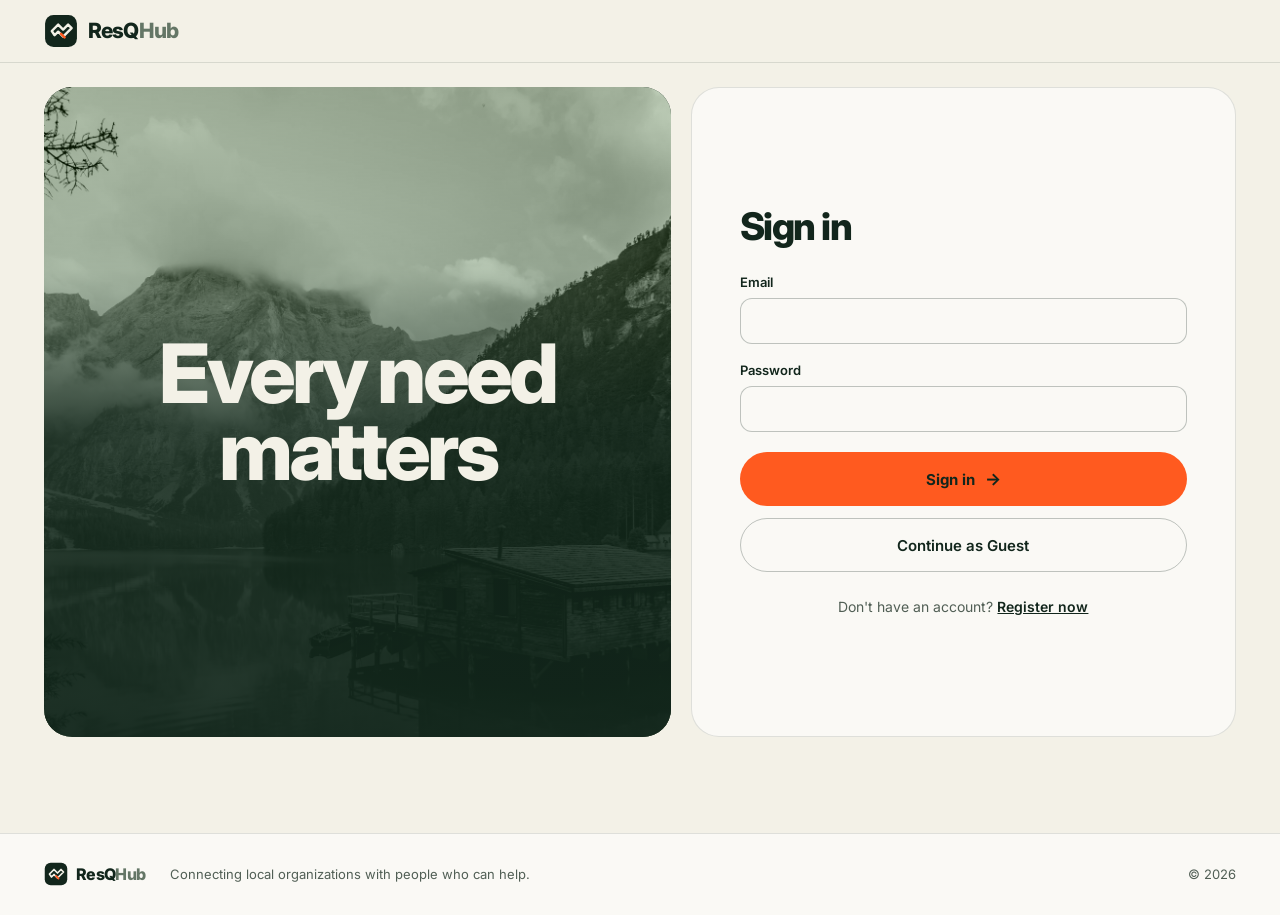
<file: index.html>
<!doctype html>
<html lang="en">

<head>
    <meta charset="utf-8">
    <meta name="viewport" content="width=device-width, initial-scale=1">
    <title>ResQHub | Every need matters</title>
    <meta name="description" content="Find relief needs published by local organizations and pledge what you can give.">
    <link rel="icon" type="image/svg+xml" href="icons/favicon.svg">
    <link rel="preconnect" href="https://fonts.googleapis.com">
    <link rel="preconnect" href="https://fonts.gstatic.com" crossorigin>
    <link rel="stylesheet" href="https://fonts.googleapis.com/css2?family=Inter:wght@400;500;600;700;800&display=swap">
    <link rel="stylesheet" href="css/styles.css">
    <script src="js/store.js" defer></script>
    <script src="js/auth.js" defer></script>
    <script src="js/ui.js" defer></script>
    <script src="js/pages/home.js" defer></script>
</head>

<body>
    <a class="skip" href="#main">Skip to content</a>

    <header class="topbar">
        <div class="topbar__inner">
            <a class="brand" href="index.html" aria-label="ResQHub home">
                <svg class="brand__mark" viewBox="0 0 48 48" aria-hidden="true">
                    <rect class="bm-bg" x="1.5" y="1.5" width="45" height="45" rx="12" />
                    <path class="bm-line" d="M11 24l9-9 7 7 7-7 5 5-12 12-7-7-5 5z" />
                    <path class="bm-spark" d="M24 28l5 5" />
                </svg>
                <span class="brand__name">ResQ<span>Hub</span></span>
            </a>
            <nav class="nav" aria-label="Main">
                <a href="index.html" aria-current="page">Home</a>
                <a class="hub-only" href="dashboard.html">My organization</a>
                <a class="hub-only" href="offers.html">Incoming offers <span class="count" data-pending-count hidden></span></a>
                <a href="disasters.html">Disasters</a>
            </nav>
            <div class="account">
                <span class="account__who"><strong data-account-name></strong><small data-account-role></small></span>
                <button class="btn btn--ghost btn--sm" type="button" data-logout>Log out</button>
            </div>
        </div>
    </header>

    <main class="wrap" id="main">
        <div class="flash" id="flash" aria-live="polite"></div>

        <section class="hero" aria-labelledby="hero-title">
            <span class="hero__media" aria-hidden="true"></span>
            <div class="hero__content">
                <h1 id="hero-title">Every need<br>matters</h1>
                <p class="lede citizen-only">Find a specific request from a local organization and pledge exactly what you can give.</p>
                <p class="lede hub-only">Publish what your organization needs and follow every pledge until it arrives.</p>
                <div class="actions hub-only">
                    <a class="btn btn--loud btn--lg" href="need-form.html">Publish a need <span aria-hidden="true">+</span></a>
                </div>
            </div>
            <dl class="hero__stats">
                <div><dt>Open needs</dt><dd id="stat-needs">–</dd></div>
                <div><dt>Disaster events</dt><dd id="stat-events">–</dd></div>
                <div><dt>Organizations</dt><dd id="stat-hubs">–</dd></div>
            </dl>
        </section>

        <section class="section" id="needs" aria-labelledby="needs-title">
            <div class="section__head">
                <div>
                    <h2 id="needs-title">Relief needs <span class="pill-num" id="open-count" title="Open needs">0</span></h2>
                    <p class="citizen-only">Find a specific request and offer the quantity you can provide.</p>
                    <p class="hub-only">Every published request. You can edit the ones your organization owns.</p>
                </div>
            </div>

            <form class="toolbar" id="filters" role="search" aria-label="Filter needs">
                <div class="field field--grow">
                    <label class="field__label" for="search">Search</label>
                    <input class="input" id="search" type="search" placeholder="Needs, locations, organizations" autocomplete="off">
                </div>
                <div class="field">
                    <label class="field__label" for="category">Category</label>
                    <select class="input select" id="category">
                        <option value="All">All categories</option>
                        <option value="Goods">Goods</option>
                        <option value="Volunteers">Volunteers</option>
                    </select>
                </div>
                <div class="field">
                    <label class="field__label" for="disaster">Disaster</label>
                    <select class="input select" id="disaster">
                        <option value="All">All disasters</option>
                    </select>
                </div>
            </form>

            <p class="results-count" id="result-count" aria-live="polite"></p>
            <div class="cards" id="results"></div>
        </section>
    </main>

    <footer class="footer">
        <div class="footer__inner">
            <p class="footer__brand">
                <svg class="footer__mark" viewBox="0 0 48 48" aria-hidden="true">
                    <rect class="bm-bg" x="1.5" y="1.5" width="45" height="45" rx="12" />
                    <path class="bm-line" d="M11 24l9-9 7 7 7-7 5 5-12 12-7-7-5 5z" />
                    <path class="bm-spark" d="M24 28l5 5" />
                </svg>
                <span class="brand__name">ResQ<span>Hub</span></span>
            </p>
            <p class="footer__text">Connecting local organizations with people who can help.</p>
            <p class="footer__copy">&copy; 2026</p>
        </div>
    </footer>
</body>

</html>
</file>
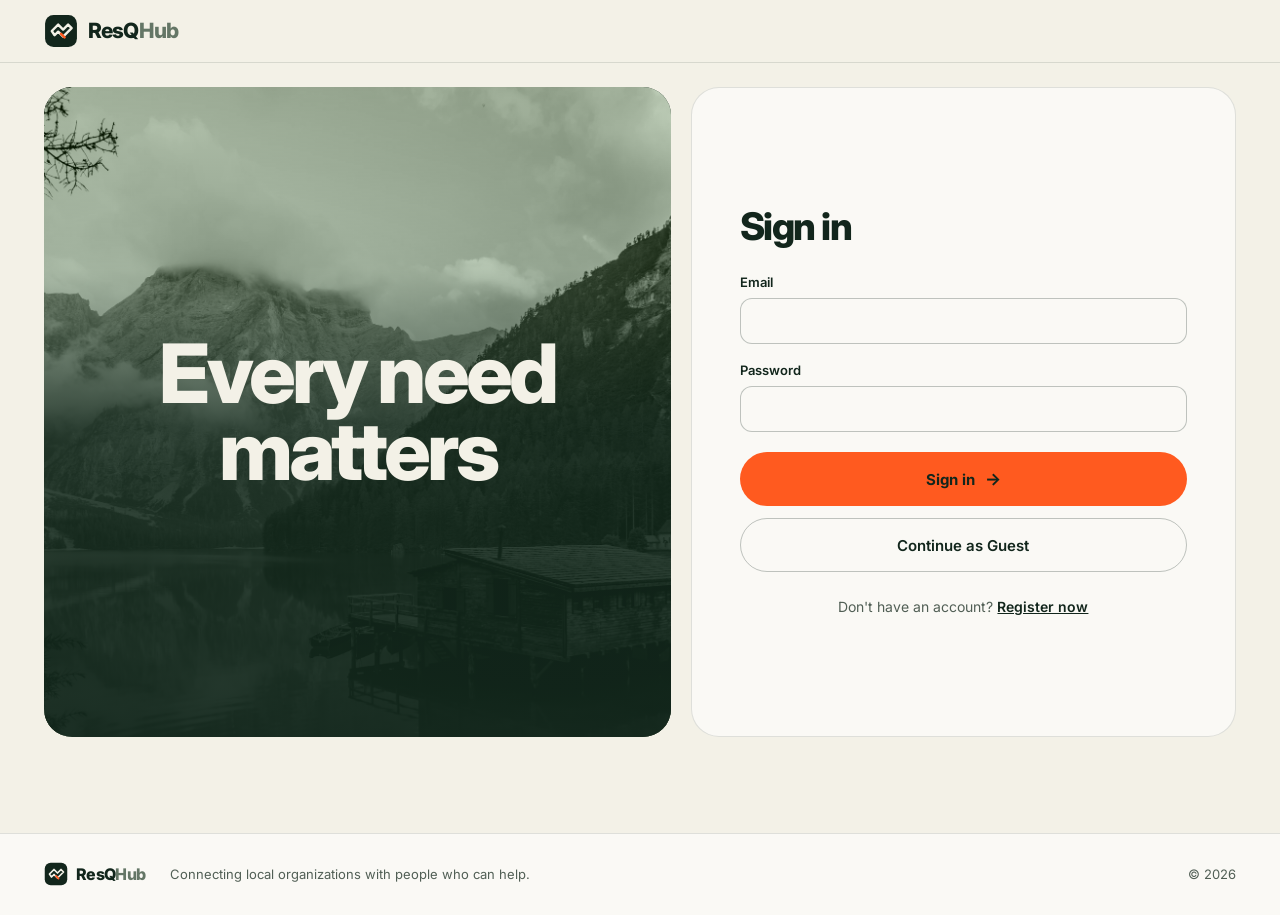
<file: dashboard.html>
<!doctype html>
<html lang="en">

<head>
    <meta charset="utf-8">
    <meta name="viewport" content="width=device-width, initial-scale=1">
    <title>My organization | ResQHub</title>
    <meta name="description" content="Publish needs and confirm deliveries for your organization.">
    <link rel="icon" type="image/svg+xml" href="icons/favicon.svg">
    <link rel="preconnect" href="https://fonts.googleapis.com">
    <link rel="preconnect" href="https://fonts.gstatic.com" crossorigin>
    <link rel="stylesheet" href="https://fonts.googleapis.com/css2?family=Inter:wght@400;500;600;700;800&display=swap">
    <link rel="stylesheet" href="css/styles.css">
    <script src="js/store.js" defer></script>
    <script src="js/auth.js" defer></script>
    <script src="js/ui.js" defer></script>
    <script src="js/pages/dashboard.js" defer></script>
</head>

<body>
    <a class="skip" href="#main">Skip to content</a>

    <header class="topbar">
        <div class="topbar__inner">
            <a class="brand" href="index.html" aria-label="ResQHub home">
                <svg class="brand__mark" viewBox="0 0 48 48" aria-hidden="true">
                    <rect class="bm-bg" x="1.5" y="1.5" width="45" height="45" rx="12" />
                    <path class="bm-line" d="M11 24l9-9 7 7 7-7 5 5-12 12-7-7-5 5z" />
                    <path class="bm-spark" d="M24 28l5 5" />
                </svg>
                <span class="brand__name">ResQ<span>Hub</span></span>
            </a>
            <nav class="nav" aria-label="Main">
                <a href="index.html">Home</a>
                <a class="hub-only" href="dashboard.html" aria-current="page">My organization</a>
                <a class="hub-only" href="offers.html">Incoming offers <span class="count" data-pending-count hidden></span></a>
                <a href="disasters.html">Disasters</a>
            </nav>
            <div class="account">
                <span class="account__who"><strong data-account-name></strong><small data-account-role></small></span>
                <button class="btn btn--ghost btn--sm" type="button" data-logout>Log out</button>
            </div>
        </div>
    </header>

    <main class="wrap" id="main">
        <div class="flash" id="flash" aria-live="polite"></div>

        <section class="intro">
            <h1 class="intro__title" id="hub-name">My organization</h1>
            <p class="intro__text">Publish needs and confirm deliveries.</p>
            <div class="intro__actions">
                <a class="btn btn--loud btn--lg" href="need-form.html">Publish a need <span aria-hidden="true">+</span></a>
                <a class="btn btn--lg" href="offers.html">Review offers <span class="count" data-pending-count hidden></span></a>
            </div>
        </section>

        <div class="stats">
            <div class="stat">
                <p class="stat__value" id="stat-needs">0</p>
                <p class="stat__label">Published needs</p>
            </div>
            <div class="stat" id="stat-pending-tile">
                <p class="stat__value" id="stat-pending">0</p>
                <p class="stat__label">Pending offers</p>
            </div>
            <div class="stat">
                <p class="stat__value" id="stat-received">0</p>
                <p class="stat__label">Confirmed receipts</p>
            </div>
        </div>

        <section class="section" aria-labelledby="hub-needs-title">
            <div class="section__head">
                <h2 id="hub-needs-title">Your organization's needs</h2>
            </div>
            <div class="rows" id="hub-needs"></div>
        </section>
    </main>

    <footer class="footer">
        <div class="footer__inner">
            <p class="footer__brand">
                <svg class="footer__mark" viewBox="0 0 48 48" aria-hidden="true">
                    <rect class="bm-bg" x="1.5" y="1.5" width="45" height="45" rx="12" />
                    <path class="bm-line" d="M11 24l9-9 7 7 7-7 5 5-12 12-7-7-5 5z" />
                    <path class="bm-spark" d="M24 28l5 5" />
                </svg>
                <span class="brand__name">ResQ<span>Hub</span></span>
            </p>
            <p class="footer__text">Connecting local organizations with people who can help.</p>
            <p class="footer__copy">&copy; 2026</p>
        </div>
    </footer>
</body>

</html>
</file>
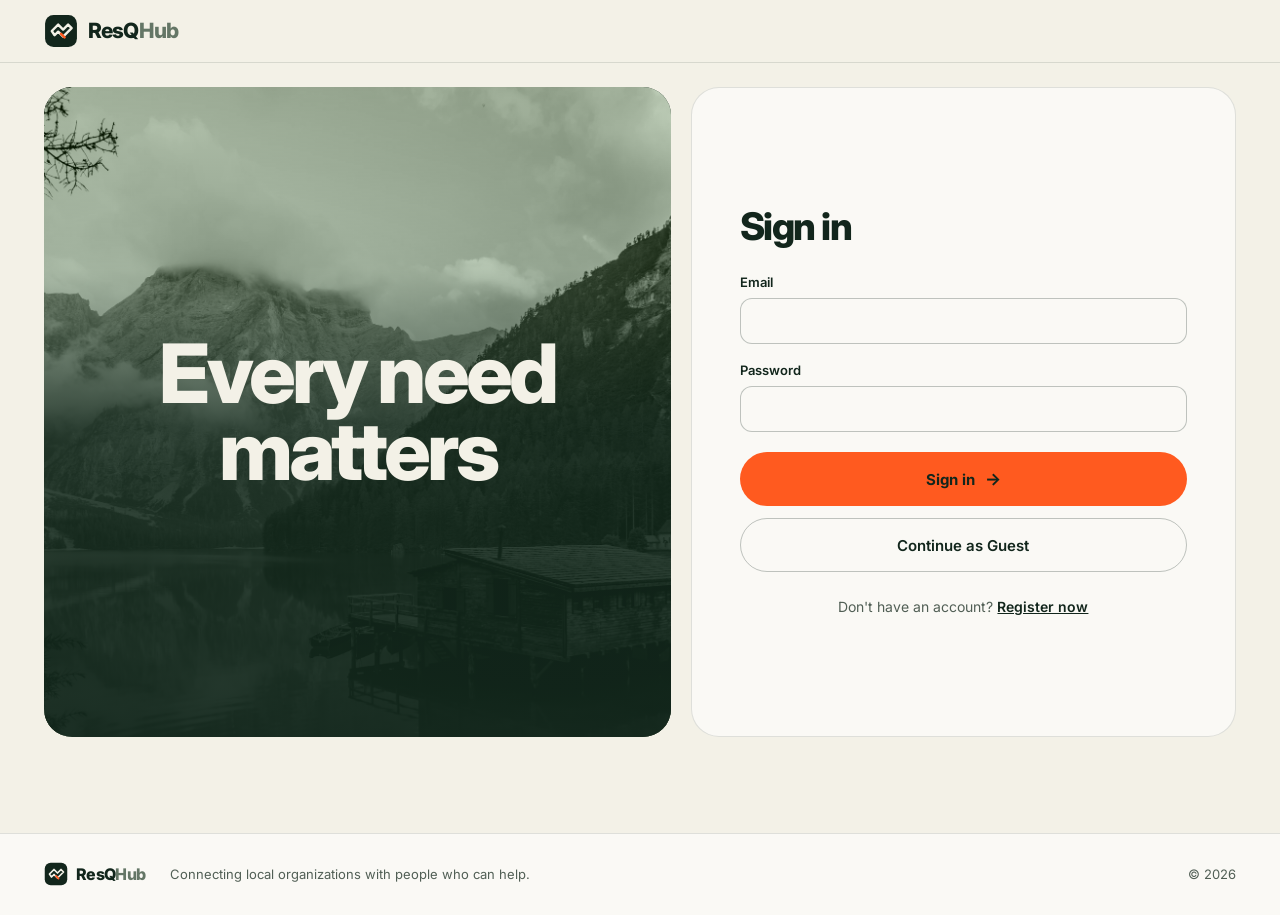
<file: disaster.html>
<!doctype html>
<html lang="en">

<head>
    <meta charset="utf-8">
    <meta name="viewport" content="width=device-width, initial-scale=1">
    <title>Disaster event | ResQHub</title>
    <meta name="description" content="A disaster event and the needs published for it, grouped by organization.">
    <link rel="icon" type="image/svg+xml" href="icons/favicon.svg">
    <link rel="preconnect" href="https://fonts.googleapis.com">
    <link rel="preconnect" href="https://fonts.gstatic.com" crossorigin>
    <link rel="stylesheet" href="https://fonts.googleapis.com/css2?family=Inter:wght@400;500;600;700;800&display=swap">
    <link rel="stylesheet" href="css/styles.css">
    <script src="js/store.js" defer></script>
    <script src="js/auth.js" defer></script>
    <script src="js/ui.js" defer></script>
    <script src="js/pages/disaster.js" defer></script>
</head>

<body>
    <a class="skip" href="#main">Skip to content</a>

    <header class="topbar">
        <div class="topbar__inner">
            <a class="brand" href="index.html" aria-label="ResQHub home">
                <svg class="brand__mark" viewBox="0 0 48 48" aria-hidden="true">
                    <rect class="bm-bg" x="1.5" y="1.5" width="45" height="45" rx="12" />
                    <path class="bm-line" d="M11 24l9-9 7 7 7-7 5 5-12 12-7-7-5 5z" />
                    <path class="bm-spark" d="M24 28l5 5" />
                </svg>
                <span class="brand__name">ResQ<span>Hub</span></span>
            </a>
            <nav class="nav" aria-label="Main">
                <a href="index.html">Home</a>
                <a class="hub-only" href="dashboard.html">My organization</a>
                <a class="hub-only" href="offers.html">Incoming offers <span class="count" data-pending-count hidden></span></a>
                <a href="disasters.html" aria-current="page">Disasters</a>
            </nav>
            <div class="account">
                <span class="account__who"><strong data-account-name></strong><small data-account-role></small></span>
                <button class="btn btn--ghost btn--sm" type="button" data-logout>Log out</button>
            </div>
        </div>
    </header>

    <main class="wrap" id="main">
        <div class="flash" id="flash" aria-live="polite"></div>

        <div id="event-view">
            <section class="banner on-photo on-photo--side" aria-labelledby="event-title">
                <span class="photo" id="event-photo" aria-hidden="true"></span>
                <div class="banner__top">
                    <a class="back" href="disasters.html"><span aria-hidden="true">←</span> All disasters</a>
                    <span id="event-chip"></span>
                </div>
                <div>
                    <h1 class="banner__title" id="event-title">Disaster event</h1>
                    <p class="banner__text" id="event-description"></p>
                </div>
                <dl class="facts facts--4">
                    <div><dt>Location</dt><dd id="event-location">–</dd></div>
                    <div><dt>Reported</dt><dd id="event-date">–</dd></div>
                    <div><dt>Published needs</dt><dd id="event-needs">–</dd></div>
                    <div><dt>Organizations</dt><dd id="event-hubs">–</dd></div>
                </dl>
            </section>

            <section class="section" aria-labelledby="needs-title">
                <div class="section__head">
                    <div>
                        <h2 id="needs-title">Needs by organization</h2>
                        <p id="needs-summary"></p>
                    </div>
                    <a class="btn btn--ghost btn--sm" href="disasters.html">Back to events</a>
                </div>
                <div id="needs-by-hub"></div>
            </section>
        </div>

        <section class="section" id="not-found" hidden>
            <div class="empty">
                <p class="empty__title">Event not found.</p>
                <p>This disaster event does not exist or was removed.</p>
                <a class="btn" href="disasters.html">Back to events</a>
            </div>
        </section>
    </main>

    <footer class="footer">
        <div class="footer__inner">
            <p class="footer__brand">
                <svg class="footer__mark" viewBox="0 0 48 48" aria-hidden="true">
                    <rect class="bm-bg" x="1.5" y="1.5" width="45" height="45" rx="12" />
                    <path class="bm-line" d="M11 24l9-9 7 7 7-7 5 5-12 12-7-7-5 5z" />
                    <path class="bm-spark" d="M24 28l5 5" />
                </svg>
                <span class="brand__name">ResQ<span>Hub</span></span>
            </p>
            <p class="footer__text">Connecting local organizations with people who can help.</p>
            <p class="footer__copy">&copy; 2026</p>
        </div>
    </footer>
</body>

</html>
</file>
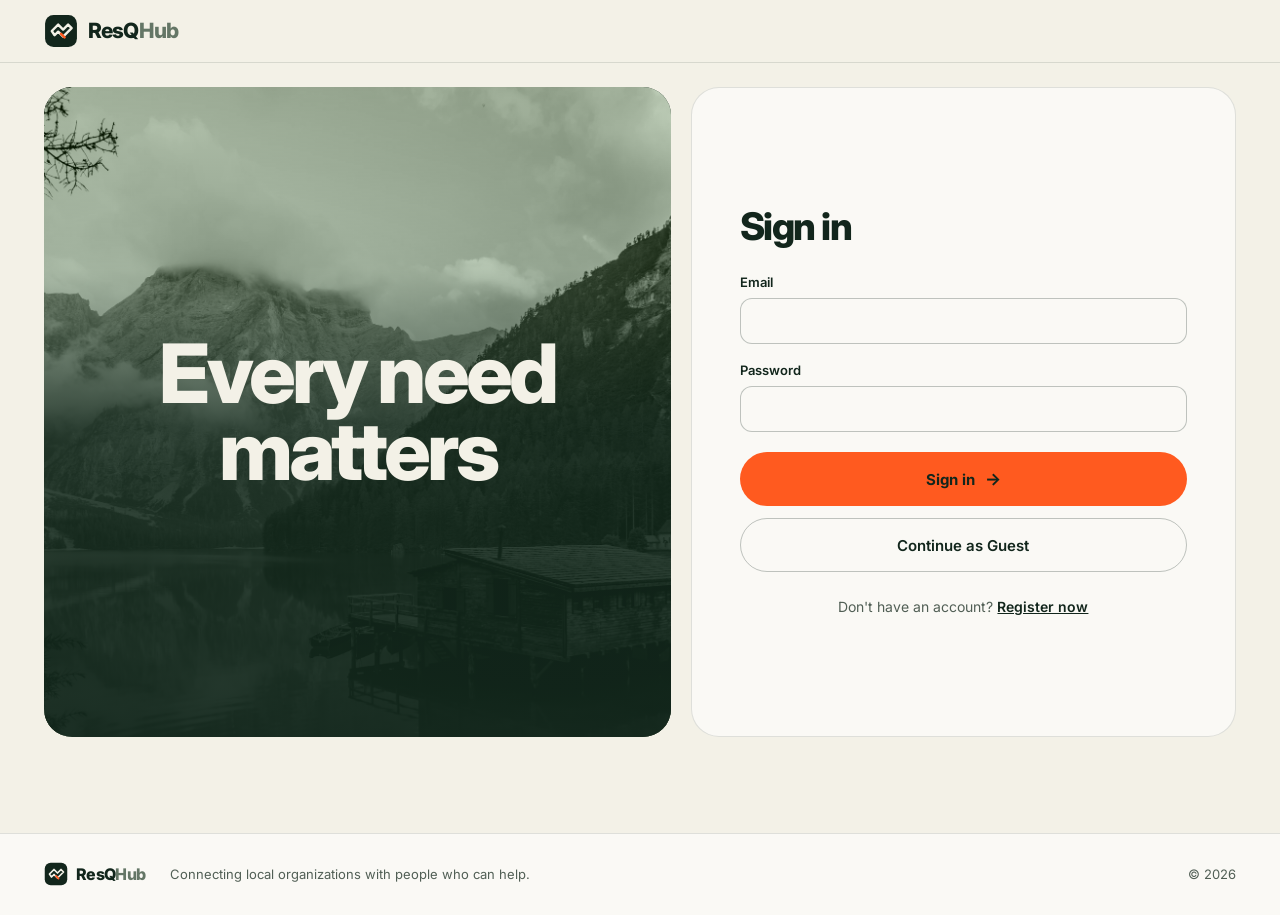
<file: disasters.html>
<!doctype html>
<html lang="en">

<head>
    <meta charset="utf-8">
    <meta name="viewport" content="width=device-width, initial-scale=1">
    <title>Disasters | ResQHub</title>
    <meta name="description" content="Disaster events and the organizations publishing needs for them.">
    <link rel="icon" type="image/svg+xml" href="icons/favicon.svg">
    <link rel="preconnect" href="https://fonts.googleapis.com">
    <link rel="preconnect" href="https://fonts.gstatic.com" crossorigin>
    <link rel="stylesheet" href="https://fonts.googleapis.com/css2?family=Inter:wght@400;500;600;700;800&display=swap">
    <link rel="stylesheet" href="css/styles.css">
    <script src="js/store.js" defer></script>
    <script src="js/auth.js" defer></script>
    <script src="js/ui.js" defer></script>
    <script src="js/pages/disasters.js" defer></script>
</head>

<body>
    <a class="skip" href="#main">Skip to content</a>

    <header class="topbar">
        <div class="topbar__inner">
            <a class="brand" href="index.html" aria-label="ResQHub home">
                <svg class="brand__mark" viewBox="0 0 48 48" aria-hidden="true">
                    <rect class="bm-bg" x="1.5" y="1.5" width="45" height="45" rx="12" />
                    <path class="bm-line" d="M11 24l9-9 7 7 7-7 5 5-12 12-7-7-5 5z" />
                    <path class="bm-spark" d="M24 28l5 5" />
                </svg>
                <span class="brand__name">ResQ<span>Hub</span></span>
            </a>
            <nav class="nav" aria-label="Main">
                <a href="index.html">Home</a>
                <a class="hub-only" href="dashboard.html">My organization</a>
                <a class="hub-only" href="offers.html">Incoming offers <span class="count" data-pending-count hidden></span></a>
                <a href="disasters.html" aria-current="page">Disasters</a>
            </nav>
            <div class="account">
                <span class="account__who"><strong data-account-name></strong><small data-account-role></small></span>
                <button class="btn btn--ghost btn--sm" type="button" data-logout>Log out</button>
            </div>
        </div>
    </header>

    <main class="wrap" id="main">
        <div class="flash" id="flash" aria-live="polite"></div>

        <section class="intro">
            <h1 class="intro__title">Disaster events</h1>
            <p class="intro__text">Explore incidents and see the needs published by participating organizations.</p>
        </section>

        <div class="cards" id="events"></div>
    </main>

    <footer class="footer">
        <div class="footer__inner">
            <p class="footer__brand">
                <svg class="footer__mark" viewBox="0 0 48 48" aria-hidden="true">
                    <rect class="bm-bg" x="1.5" y="1.5" width="45" height="45" rx="12" />
                    <path class="bm-line" d="M11 24l9-9 7 7 7-7 5 5-12 12-7-7-5 5z" />
                    <path class="bm-spark" d="M24 28l5 5" />
                </svg>
                <span class="brand__name">ResQ<span>Hub</span></span>
            </p>
            <p class="footer__text">Connecting local organizations with people who can help.</p>
            <p class="footer__copy">&copy; 2026</p>
        </div>
    </footer>
</body>

</html>
</file>
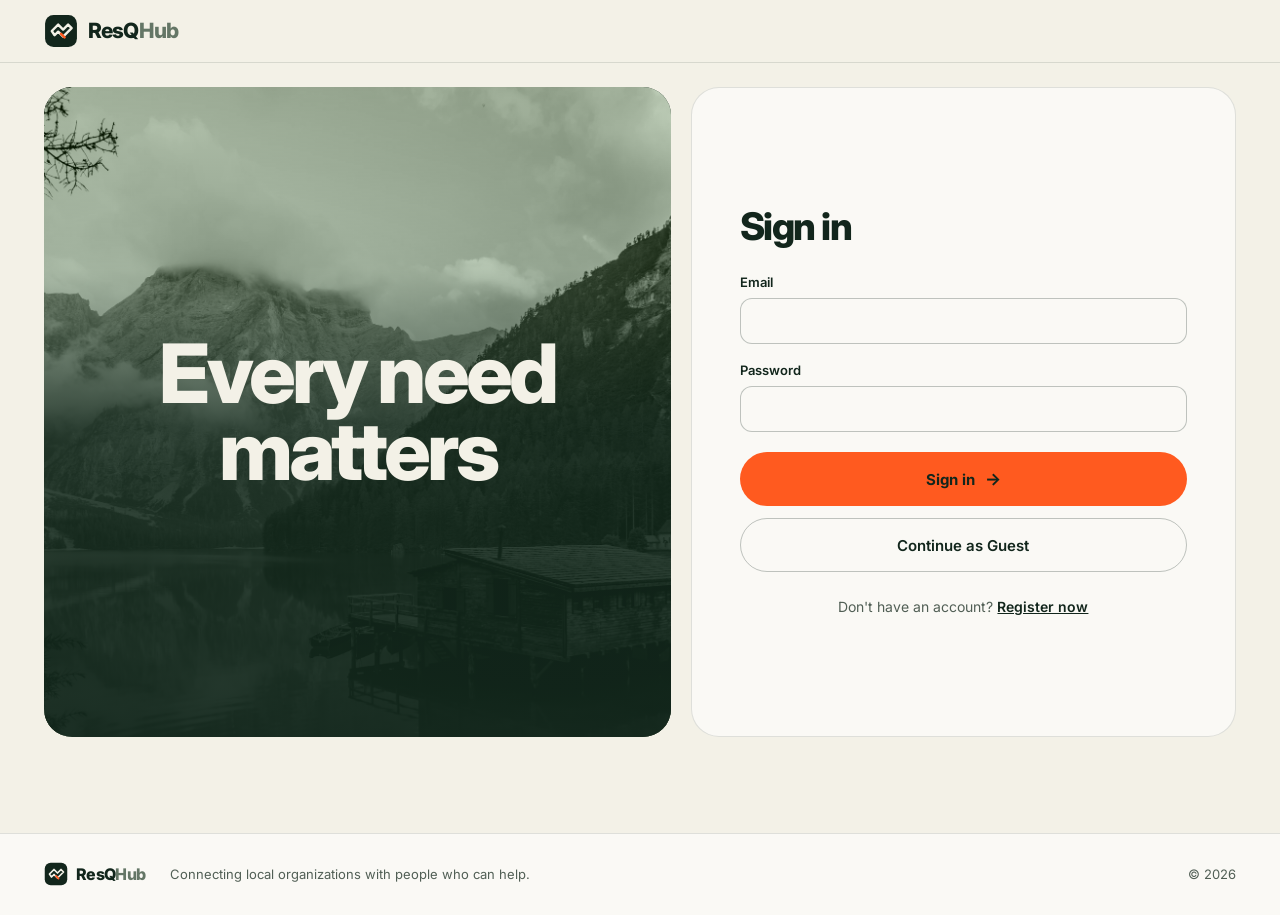
<file: login.html>
<!doctype html>
<html lang="en">

<head>
    <meta charset="utf-8">
    <meta name="viewport" content="width=device-width, initial-scale=1">
    <title>Sign in | ResQHub</title>
    <meta name="description" content="Sign in to ResQHub as a contributor or as an organization representative.">
    <link rel="icon" type="image/svg+xml" href="icons/favicon.svg">
    <link rel="preconnect" href="https://fonts.googleapis.com">
    <link rel="preconnect" href="https://fonts.gstatic.com" crossorigin>
    <link rel="stylesheet" href="https://fonts.googleapis.com/css2?family=Inter:wght@400;500;600;700;800&display=swap">
    <link rel="stylesheet" href="css/styles.css">
    <script src="js/auth.js" defer></script>
    <script src="js/ui.js" defer></script>
    <script src="js/pages/login.js" defer></script>
</head>

<body>
    <a class="skip" href="#main">Skip to content</a>

    <header class="topbar">
        <div class="topbar__inner">
            <a class="brand" href="login.html" aria-label="ResQHub sign in">
                <svg class="brand__mark" viewBox="0 0 48 48" aria-hidden="true">
                    <rect class="bm-bg" x="1.5" y="1.5" width="45" height="45" rx="12" />
                    <path class="bm-line" d="M11 24l9-9 7 7 7-7 5 5-12 12-7-7-5 5z" />
                    <path class="bm-spark" d="M24 28l5 5" />
                </svg>
                <span class="brand__name">ResQ<span>Hub</span></span>
            </a>
        </div>
    </header>

    <main class="wrap" id="main">
        <div class="flash" id="flash" aria-live="polite"></div>

        <div class="login">
            <section class="login__media on-photo" aria-label="About ResQHub">
                <span class="photo photo--hero" aria-hidden="true"></span>
                <div>
                    <p class="login__title">Every need<br>matters</p>
                </div>
            </section>

            <section class="panel login__panel" aria-labelledby="login-title">
                <h1 class="panel__title panel__title--lg" id="login-title">Sign in</h1>

                <form class="form" id="login-form" novalidate>
                    <div class="field">
                        <label class="field__label" for="email">Email</label>
                        <input class="input" id="email" name="email" type="email" required maxlength="120" autocomplete="username" autocapitalize="none"
                            spellcheck="false">
                    </div>
                    <div class="field">
                        <label class="field__label" for="password">Password</label>
                        <input class="input" id="password" name="password" type="password" required maxlength="64" autocomplete="current-password">
                    </div>
                    <div class="form-message" id="form-message" aria-live="polite"></div>
                    <div class="actions">
                        <button class="btn btn--loud btn--lg login__submit" type="submit">Sign in <span class="arrow"
                                aria-hidden="true">→</span></button>
                    </div>
                </form>
                <div class="guest-entry"><a class="btn btn--ghost btn--lg" href="index.html" id="guest-entry">Continue as Guest</a></div>
                <p class="account-prompt">Don't have an account? <a href="register.html">Register now</a></p>
            </section>
        </div>
    </main>

    <footer class="footer">
        <div class="footer__inner">
            <p class="footer__brand">
                <svg class="footer__mark" viewBox="0 0 48 48" aria-hidden="true">
                    <rect class="bm-bg" x="1.5" y="1.5" width="45" height="45" rx="12" />
                    <path class="bm-line" d="M11 24l9-9 7 7 7-7 5 5-12 12-7-7-5 5z" />
                    <path class="bm-spark" d="M24 28l5 5" />
                </svg>
                <span class="brand__name">ResQ<span>Hub</span></span>
            </p>
            <p class="footer__text">Connecting local organizations with people who can help.</p>
            <p class="footer__copy">&copy; 2026</p>
        </div>
    </footer>
</body>

</html>
</file>
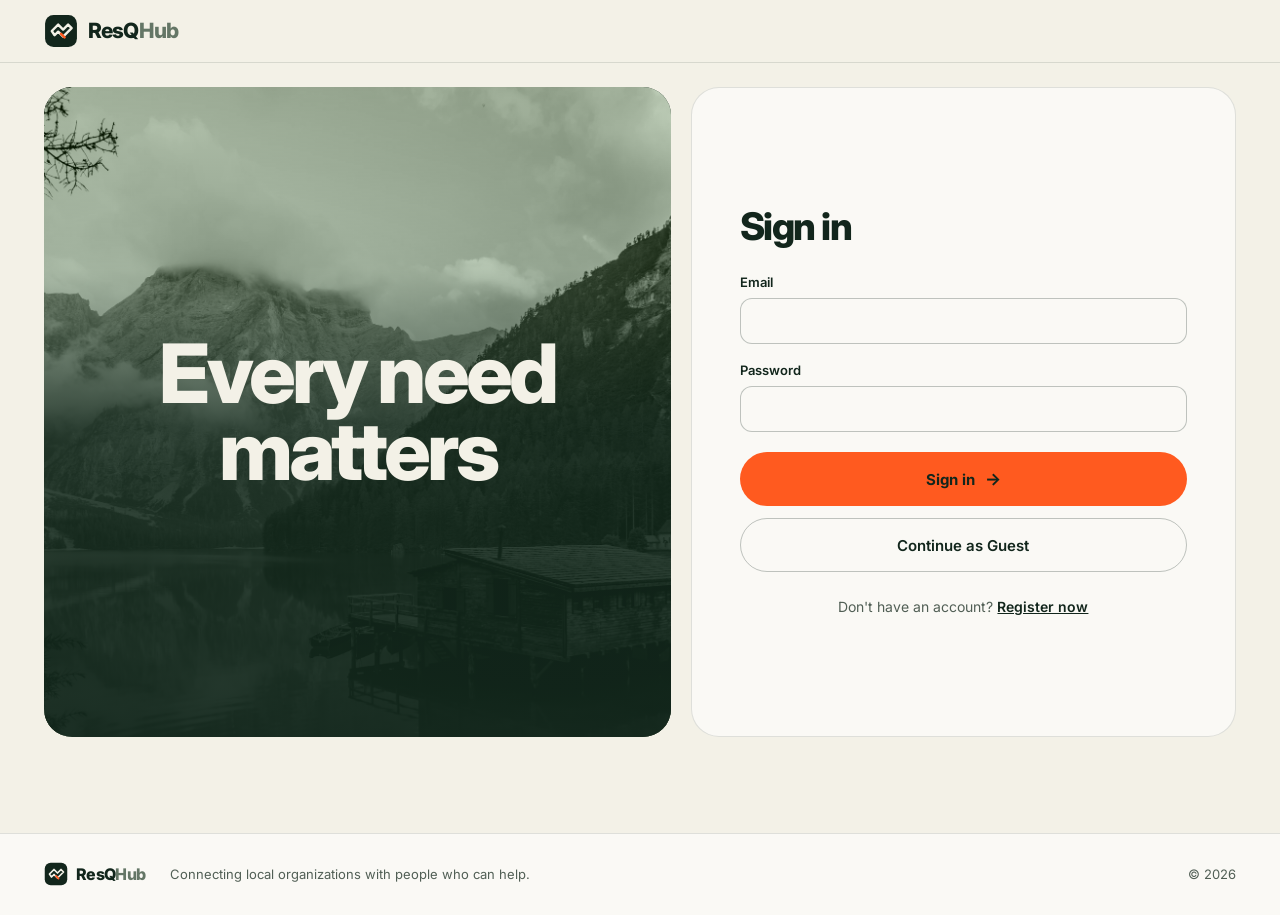
<file: need-form.html>
<!doctype html>
<html lang="en">

<head>
    <meta charset="utf-8">
    <meta name="viewport" content="width=device-width, initial-scale=1">
    <title>Publish a need | ResQHub</title>
    <meta name="description" content="Publish or edit a relief need for a disaster event.">
    <link rel="icon" type="image/svg+xml" href="icons/favicon.svg">
    <link rel="preconnect" href="https://fonts.googleapis.com">
    <link rel="preconnect" href="https://fonts.gstatic.com" crossorigin>
    <link rel="stylesheet" href="https://fonts.googleapis.com/css2?family=Inter:wght@400;500;600;700;800&display=swap">
    <link rel="stylesheet" href="css/styles.css">
    <script src="js/store.js" defer></script>
    <script src="js/auth.js" defer></script>
    <script src="js/ui.js" defer></script>
    <script src="js/pages/slot-picker.js" defer></script>
    <script src="js/pages/need-form.js" defer></script>
</head>

<body>
    <a class="skip" href="#main">Skip to content</a>

    <header class="topbar">
        <div class="topbar__inner">
            <a class="brand" href="index.html" aria-label="ResQHub home">
                <svg class="brand__mark" viewBox="0 0 48 48" aria-hidden="true">
                    <rect class="bm-bg" x="1.5" y="1.5" width="45" height="45" rx="12" />
                    <path class="bm-line" d="M11 24l9-9 7 7 7-7 5 5-12 12-7-7-5 5z" />
                    <path class="bm-spark" d="M24 28l5 5" />
                </svg>
                <span class="brand__name">ResQ<span>Hub</span></span>
            </a>
            <nav class="nav" aria-label="Main">
                <a href="index.html">Home</a>
                <a class="hub-only" href="dashboard.html" aria-current="page">My organization</a>
                <a class="hub-only" href="offers.html">Incoming offers <span class="count" data-pending-count hidden></span></a>
                <a href="disasters.html">Disasters</a>
            </nav>
            <div class="account">
                <span class="account__who"><strong data-account-name></strong><small data-account-role></small></span>
                <button class="btn btn--ghost btn--sm" type="button" data-logout>Log out</button>
            </div>
        </div>
    </header>

    <main class="wrap" id="main">
        <div class="flash" id="flash" aria-live="polite"></div>

        <section class="intro">
            <a class="back" href="dashboard.html"><span aria-hidden="true">←</span> Back to my organization</a>
            <h1 class="intro__title" id="form-title">Publish a relief need</h1>
        </section>

        <section class="panel panel--form" id="need-panel" aria-labelledby="form-title">
            <form class="form" id="need-form">
                <div class="formgrid">
                    <div class="field">
                        <label class="field__label" for="eventId">Disaster event</label>
                        <select class="input select" id="eventId" name="eventId" required></select>
                    </div>
                    <div class="field">
                        <label class="field__label" for="category">Category</label>
                        <select class="input select" id="category" name="category">
                            <option value="Goods">Goods</option>
                            <option value="Volunteers">Volunteers</option>
                        </select>
                    </div>
                    <div class="field wide">
                        <label class="field__label" for="title">Need title</label>
                        <input class="input" id="title" name="title" required maxlength="80" placeholder="e.g. Blankets">
                    </div>
                    <div class="field">
                        <label class="field__label" for="quantity">Required quantity</label>
                        <input class="input" id="quantity" name="quantity" type="number" min="1" max="100000" step="1" required aria-describedby="quantity-hint">
                        <p class="field__hint" id="quantity-hint" hidden></p>
                    </div>
                    <div class="field">
                        <label class="field__label" for="unit">Unit</label>
                        <input class="input" id="unit" name="unit" required maxlength="30" placeholder="items, cases, people">
                    </div>
                    <div class="field wide">
                        <label class="field__label" for="deliveryAddress">Delivery / meeting point</label>
                        <input class="input" id="deliveryAddress" name="deliveryAddress" required maxlength="250" placeholder="Street, number, city">
                    </div>
                    <div class="field wide">
                        <span class="field__label" id="slots-label">Available delivery times</span>
                        <div id="slot-picker" role="group" aria-labelledby="slots-label"></div>
                    </div>
                    <div class="field wide">
                        <label class="field__label" for="notes">Notes</label>
                        <textarea class="input" id="notes" name="notes" rows="2" maxlength="300" placeholder="Condition, sizes, additional information"></textarea>
                    </div>
                </div>
                <div class="form-message" id="form-message" aria-live="polite"></div>
                <div class="actions">
                    <button class="btn btn--loud btn--lg" type="submit" id="submit-need">Publish need</button>
                    <a class="btn btn--ghost btn--lg" href="dashboard.html">Cancel</a>
                </div>
            </form>

            <div class="form-done" id="need-saved" hidden>
                <div class="form-done__box" id="need-saved-box" role="status" tabindex="-1" aria-labelledby="need-saved-title">
                    <h2 class="form-done__title" id="need-saved-title">Need published</h2>
                    <p class="form-done__text" id="need-saved-text"></p>
                    <div class="form-done__actions" id="need-saved-actions"></div>
                </div>
            </div>
        </section>

        <section class="section" id="not-found" hidden>
            <div class="empty">
                <p class="empty__title">Not authorized.</p>
                <p>This need does not exist or belongs to another organization.</p>
                <a class="btn" href="dashboard.html">Back to my organization</a>
            </div>
        </section>
    </main>

    <footer class="footer">
        <div class="footer__inner">
            <p class="footer__brand">
                <svg class="footer__mark" viewBox="0 0 48 48" aria-hidden="true">
                    <rect class="bm-bg" x="1.5" y="1.5" width="45" height="45" rx="12" />
                    <path class="bm-line" d="M11 24l9-9 7 7 7-7 5 5-12 12-7-7-5 5z" />
                    <path class="bm-spark" d="M24 28l5 5" />
                </svg>
                <span class="brand__name">ResQ<span>Hub</span></span>
            </p>
            <p class="footer__text">Connecting local organizations with people who can help.</p>
            <p class="footer__copy">&copy; 2026</p>
        </div>
    </footer>
</body>

</html>
</file>
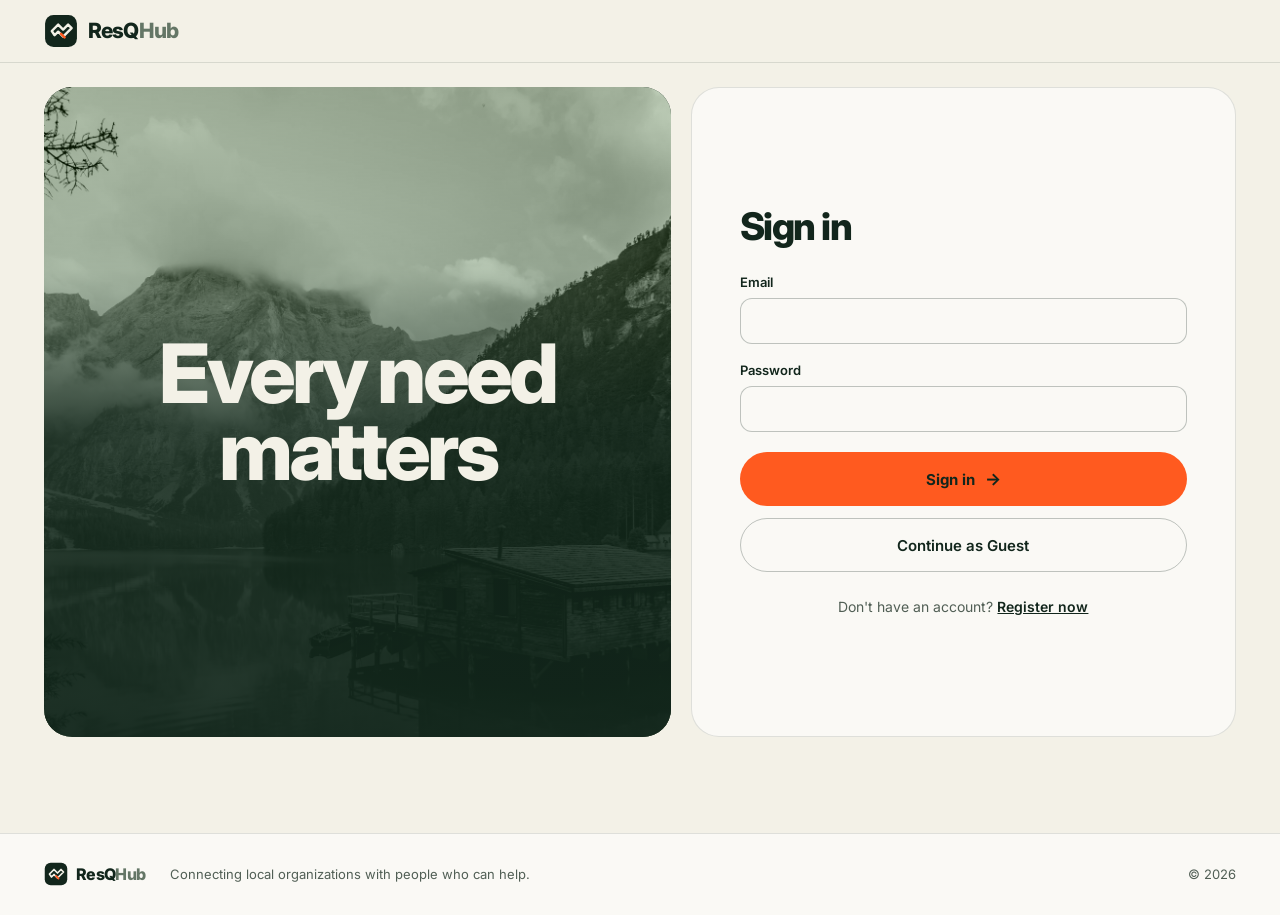
<file: offer.html>
<!doctype html>
<html lang="en">

<head>
    <meta charset="utf-8">
    <meta name="viewport" content="width=device-width, initial-scale=1">
    <title>Offer help | ResQHub</title>
    <meta name="description" content="Pledge a quantity for a relief need.">
    <link rel="icon" type="image/svg+xml" href="icons/favicon.svg">
    <link rel="preconnect" href="https://fonts.googleapis.com">
    <link rel="preconnect" href="https://fonts.gstatic.com" crossorigin>
    <link rel="stylesheet" href="https://fonts.googleapis.com/css2?family=Inter:wght@400;500;600;700;800&display=swap">
    <link rel="stylesheet" href="css/styles.css">
    <script src="js/store.js" defer></script>
    <script src="js/auth.js" defer></script>
    <script src="js/ui.js" defer></script>
    <script src="js/pages/offer.js" defer></script>
</head>

<body>
    <a class="skip" href="#main">Skip to content</a>

    <header class="topbar">
        <div class="topbar__inner">
            <a class="brand" href="index.html" aria-label="ResQHub home">
                <svg class="brand__mark" viewBox="0 0 48 48" aria-hidden="true">
                    <rect class="bm-bg" x="1.5" y="1.5" width="45" height="45" rx="12" />
                    <path class="bm-line" d="M11 24l9-9 7 7 7-7 5 5-12 12-7-7-5 5z" />
                    <path class="bm-spark" d="M24 28l5 5" />
                </svg>
                <span class="brand__name">ResQ<span>Hub</span></span>
            </a>
            <nav class="nav" aria-label="Main">
                <a href="index.html" aria-current="page">Home</a>
                <a class="hub-only" href="dashboard.html">My organization</a>
                <a class="hub-only" href="offers.html">Incoming offers <span class="count" data-pending-count hidden></span></a>
                <a href="disasters.html">Disasters</a>
            </nav>
            <div class="account">
                <span class="account__who"><strong data-account-name></strong><small data-account-role></small></span>
                <button class="btn btn--ghost btn--sm" type="button" data-logout>Log out</button>
            </div>
        </div>
    </header>

    <main class="wrap" id="main">
        <div class="flash" id="flash" aria-live="polite"></div>

        <section class="intro" id="offer-intro">
            <a class="back" href="index.html#needs"><span aria-hidden="true">←</span> Back to needs</a>
            <h1 class="intro__title">Offer help</h1>        </section>

        <div class="two" id="offer-view">
            <section class="panel panel--photo on-photo" aria-labelledby="need-title">
                <span class="photo" id="need-photo" aria-hidden="true"></span>
                <div class="panel__top">
                    <span id="need-chip"></span>
                    <span class="tag" id="need-category"></span>
                </div>
                <h2 class="panel__title panel__title--lg" id="need-title">Relief need</h2>
                <p class="panel__sub" id="need-context"></p>
                <div class="callout">
                    <svg class="callout__icon" viewBox="0 0 24 24" aria-hidden="true"><path d="M12 22s7-6.2 7-12a7 7 0 1 0-14 0c0 5.8 7 12 7 12z" /><circle cx="12" cy="10" r="2.6" /></svg>
                    <div>
                        <p class="callout__label">Delivery / meeting point</p>
                        <p class="callout__text" id="delivery-address"></p>
                    </div>
                </div>
                <dl class="facts">
                    <div><dt>Requested</dt><dd id="need-requested">–</dd></div>
                    <div><dt>Received</dt><dd id="need-received">–</dd></div>
                    <div><dt>Available</dt><dd id="need-available">–</dd></div>
                </dl>
                <p class="panel__notes" id="need-notes"></p>
            </section>

            <section class="panel" aria-labelledby="pledge-title">
                <h2 class="panel__title" id="pledge-title">Your pledge</h2>
                <p class="panel__sub">Choose how much you can contribute and a convenient delivery time.</p>

                <form class="form" id="offer-form">
                    <div class="field">
                        <label class="field__label" for="qty">Quantity (<span id="qty-unit">units</span>)</label>
                        <input class="input" id="qty" name="quantity" type="number" min="1" step="1" required value="1" aria-describedby="qty-hint">
                        <p class="field__hint" id="qty-hint"></p>
                    </div>
                    <div class="field">
                        <label class="field__label" for="name">Full name</label>
                        <input class="input" id="name" name="name" required maxlength="80" autocomplete="name" placeholder="e.g. Alex Morgan">
                    </div>
                    <div class="field">
                        <label class="field__label" for="email">Email</label>
                        <input class="input" id="email" name="email" type="email" required maxlength="120" autocomplete="email" placeholder="you@example.com">
                    </div>
                    <div class="field"><label class="field__label" for="phone">Phone</label><input class="input" id="phone" type="tel" autocomplete="tel" maxlength="25" required></div>
                    <div class="field">
                        <span class="field__label" id="slot-label">Choose a delivery time</span>
                        <div class="choices" id="delivery-slots" role="radiogroup" aria-labelledby="slot-label"></div>
                    </div>
                    <div class="form-message" id="form-message" aria-live="polite"></div>
                    <div class="actions">
                        <button class="btn btn--loud btn--lg" type="submit" id="submit-offer">Submit offer <span class="arrow" aria-hidden="true">→</span></button>
                        <a class="btn btn--ghost btn--lg" href="index.html#needs">Cancel</a>
                    </div>
                </form>
            </section>
        </div>

        <section class="pledge-done" id="offer-success" hidden aria-labelledby="offer-success-title">
            <div class="pledge-done__card" id="offer-success-box" role="status" tabindex="-1">
                <header class="pledge-done__head on-photo">
                    <span class="photo" id="success-photo" aria-hidden="true"></span>
                    <svg class="pledge-done__check" viewBox="0 0 52 52" aria-hidden="true">
                        <circle cx="26" cy="26" r="25" />
                        <path d="M15 27.5l8 8 14.5-16.5" />
                    </svg>
                    <p class="pledge-done__eyebrow">Pledge received</p>
                    <h1 class="pledge-done__title" id="offer-success-title">Thank you!</h1>
                    <p class="pledge-done__lead" id="offer-success-message"></p>
                </header>

                <div class="pledge-done__body">
                    <dl class="receipt" aria-label="Your pledge">
                        <div class="receipt__row receipt__row--main"><dt>Your pledge</dt><dd id="success-quantity"></dd></div>
                        <div class="receipt__row"><dt>Need</dt><dd id="success-need"></dd></div>
                        <div class="receipt__row"><dt>Organization</dt><dd id="success-hub"></dd></div>
                        <div class="receipt__row"><dt>Delivery time</dt><dd id="success-slot"></dd></div>
                        <div class="receipt__row"><dt>Delivery point</dt><dd id="success-address"></dd></div>
                        <div class="receipt__row"><dt>Status</dt><dd><span class="status status--pending">Pending confirmation</span></dd></div>
                        <div class="receipt__row"><dt>Reference</dt><dd id="success-ref"></dd></div>
                    </dl>

                    <h2 class="pledge-done__next">What happens next</h2>
                    <ol class="steps">
                        <li class="steps__item is-done"><strong>Pledge recorded.</strong> <span id="success-contact"></span></li>
                        <li class="steps__item is-next"><strong>Bring it over.</strong> <span id="success-bring"></span></li>
                        <li class="steps__item"><strong>Receipt confirmed.</strong> <span id="success-confirm"></span></li>
                    </ol>

                    <div class="form-done__actions pledge-done__actions" id="success-actions"></div>
                </div>
            </div>
        </section>

        <section class="section" id="not-found" hidden>
            <div class="empty">
                <p class="empty__title">Need not found.</p>
                <p>This request does not exist or was removed.</p>
                <a class="btn" href="index.html#needs">Back to needs</a>
            </div>
        </section>
    </main>

    <footer class="footer">
        <div class="footer__inner">
            <p class="footer__brand">
                <svg class="footer__mark" viewBox="0 0 48 48" aria-hidden="true">
                    <rect class="bm-bg" x="1.5" y="1.5" width="45" height="45" rx="12" />
                    <path class="bm-line" d="M11 24l9-9 7 7 7-7 5 5-12 12-7-7-5 5z" />
                    <path class="bm-spark" d="M24 28l5 5" />
                </svg>
                <span class="brand__name">ResQ<span>Hub</span></span>
            </p>
            <p class="footer__text">Connecting local organizations with people who can help.</p>
            <p class="footer__copy">&copy; 2026</p>
        </div>
    </footer>
</body>

</html>
</file>
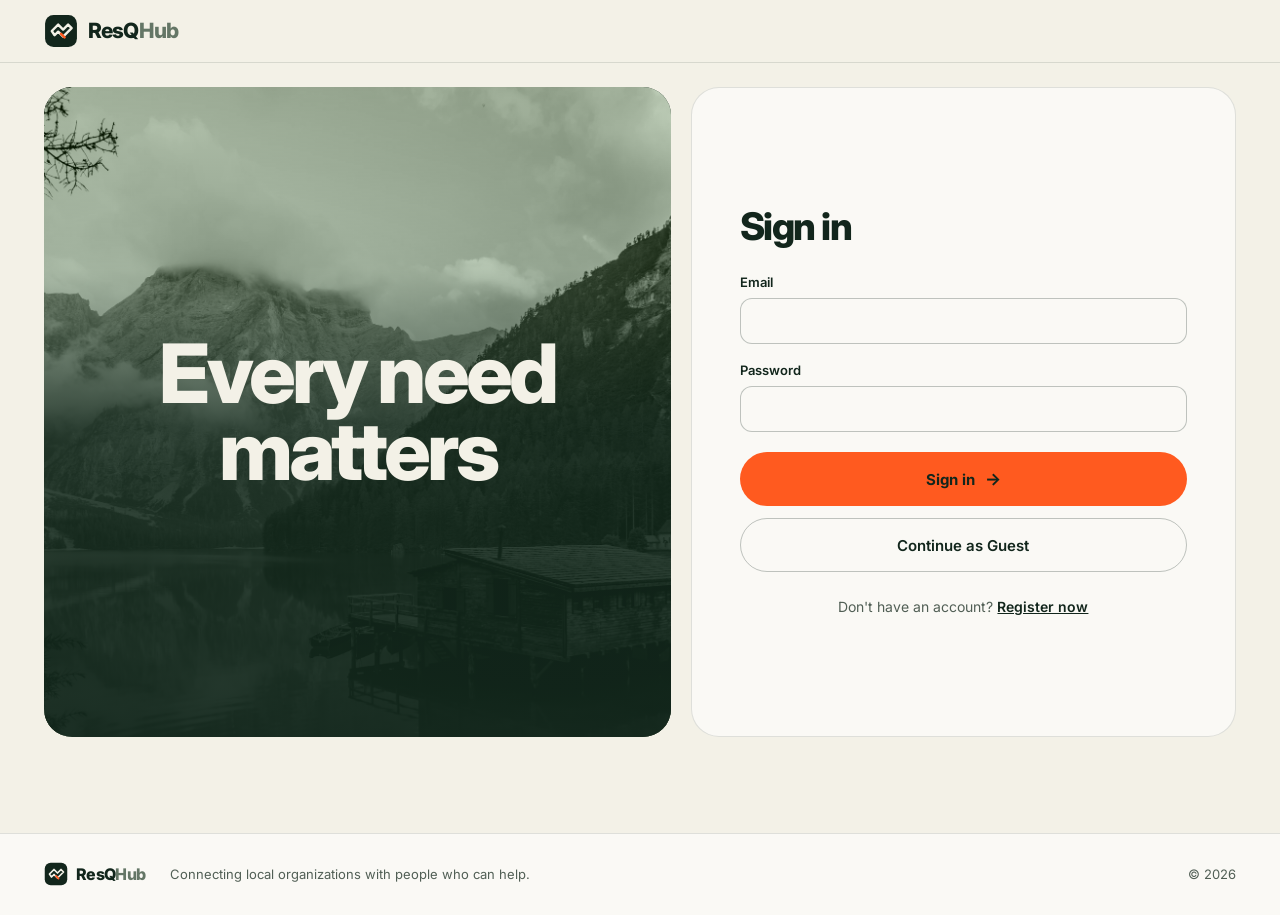
<file: offers.html>
<!doctype html>
<html lang="en">

<head>
    <meta charset="utf-8">
    <meta name="viewport" content="width=device-width, initial-scale=1">
    <title>Incoming offers | ResQHub</title>
    <meta name="description" content="Confirm or decline pledges made to your organization's needs.">
    <link rel="icon" type="image/svg+xml" href="icons/favicon.svg">
    <link rel="preconnect" href="https://fonts.googleapis.com">
    <link rel="preconnect" href="https://fonts.gstatic.com" crossorigin>
    <link rel="stylesheet" href="https://fonts.googleapis.com/css2?family=Inter:wght@400;500;600;700;800&display=swap">
    <link rel="stylesheet" href="css/styles.css">
    <script src="js/store.js" defer></script>
    <script src="js/auth.js" defer></script>
    <script src="js/ui.js" defer></script>
    <script src="js/pages/offers.js" defer></script>
</head>

<body>
    <a class="skip" href="#main">Skip to content</a>

    <header class="topbar">
        <div class="topbar__inner">
            <a class="brand" href="index.html" aria-label="ResQHub home">
                <svg class="brand__mark" viewBox="0 0 48 48" aria-hidden="true">
                    <rect class="bm-bg" x="1.5" y="1.5" width="45" height="45" rx="12" />
                    <path class="bm-line" d="M11 24l9-9 7 7 7-7 5 5-12 12-7-7-5 5z" />
                    <path class="bm-spark" d="M24 28l5 5" />
                </svg>
                <span class="brand__name">ResQ<span>Hub</span></span>
            </a>
            <nav class="nav" aria-label="Main">
                <a href="index.html">Home</a>
                <a class="hub-only" href="dashboard.html">My organization</a>
                <a class="hub-only" href="offers.html" aria-current="page">Incoming offers <span class="count" data-pending-count hidden></span></a>
                <a href="disasters.html">Disasters</a>
            </nav>
            <div class="account">
                <span class="account__who"><strong data-account-name></strong><small data-account-role></small></span>
                <button class="btn btn--ghost btn--sm" type="button" data-logout>Log out</button>
            </div>
        </div>
    </header>

    <main class="wrap" id="main">
        <div class="flash" id="flash" aria-live="polite"></div>

        <section class="intro">
            <a class="back" href="dashboard.html"><span aria-hidden="true">←</span> Back to my organization</a>
            <h1 class="intro__title">Incoming offers</h1>
            <p class="intro__text">Confirm delivery only when the aid has actually been received.</p>
        </section>

        <form class="toolbar" id="filters" role="search" aria-label="Filter offers">
            <div class="field field--grow">
                <label class="field__label" for="search">Search</label>
                <input class="input" id="search" type="search" placeholder="Contributor name, email or need" autocomplete="off">
            </div>
            <div class="field">
                <label class="field__label" for="status">Status</label>
                <select class="input select" id="status">
                    <option value="All">All statuses</option>
                    <option value="pending">Pending</option>
                    <option value="received">Received</option>
                    <option value="declined">Declined</option>
                </select>
            </div>
            <div class="field">
                <label class="field__label" for="need">Need</label>
                <select class="input select" id="need">
                    <option value="All">All needs</option>
                </select>
            </div>
        </form>

        <p class="results-count" id="result-count" aria-live="polite"></p>

        <section class="panel" aria-labelledby="offers-title">
            <div class="panel__head">
                <h2 class="panel__title" id="offers-title" tabindex="-1">Offers</h2>
                <span class="count" id="pending-label" hidden></span>
            </div>
            <div class="offers" id="offers"></div>
        </section>

        <dialog class="dialog" id="confirm-dialog" aria-labelledby="dialog-title" aria-describedby="dialog-text">
            <form class="dialog__body" method="dialog">
                <h2 class="dialog__title" id="dialog-title">Confirm receipt?</h2>
                <div class="dialog__offer">
                    <p class="offer__title" id="dialog-offer-title"></p>
                    <p class="offer__meta" id="dialog-offer-meta"></p>
                </div>
                <p class="dialog__text" id="dialog-text"></p>
                <div class="dialog__actions">
                    <button class="btn btn--ghost" type="submit" value="cancel" autofocus>Cancel</button>
                    <button class="btn btn--loud" type="button" id="dialog-ok">Yes, confirm receipt</button>
                </div>
            </form>
        </dialog>
    </main>

    <footer class="footer">
        <div class="footer__inner">
            <p class="footer__brand">
                <svg class="footer__mark" viewBox="0 0 48 48" aria-hidden="true">
                    <rect class="bm-bg" x="1.5" y="1.5" width="45" height="45" rx="12" />
                    <path class="bm-line" d="M11 24l9-9 7 7 7-7 5 5-12 12-7-7-5 5z" />
                    <path class="bm-spark" d="M24 28l5 5" />
                </svg>
                <span class="brand__name">ResQ<span>Hub</span></span>
            </p>
            <p class="footer__text">Connecting local organizations with people who can help.</p>
            <p class="footer__copy">&copy; 2026</p>
        </div>
    </footer>
</body>

</html>
</file>
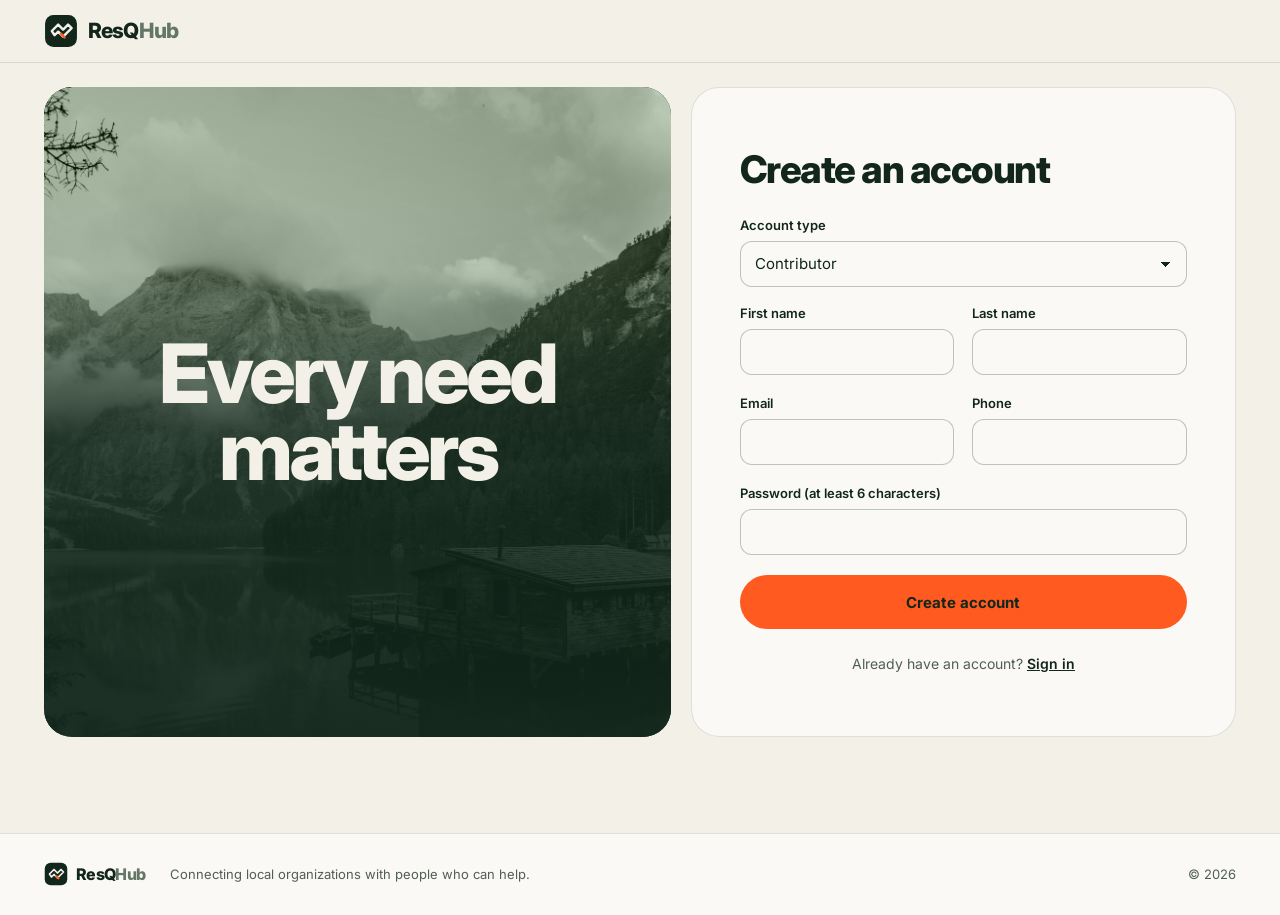
<file: register.html>
<!doctype html>
<html lang="en">

<head>
    <meta charset="utf-8">
    <meta name="viewport" content="width=device-width, initial-scale=1">
    <title>Create an account | ResQHub</title>
    <meta name="description" content="Sign in to ResQHub as a contributor or as an organization representative.">
    <link rel="icon" type="image/svg+xml" href="icons/favicon.svg">
    <link rel="preconnect" href="https://fonts.googleapis.com">
    <link rel="preconnect" href="https://fonts.gstatic.com" crossorigin>
    <link rel="stylesheet" href="https://fonts.googleapis.com/css2?family=Inter:wght@400;500;600;700;800&display=swap">
    <link rel="stylesheet" href="css/styles.css">
    <script src="js/store.js" defer></script>
    <script src="js/auth.js" defer></script>
    <script src="js/ui.js" defer></script>
    <script src="js/pages/register.js" defer></script>
</head>

<body>
    <a class="skip" href="#main">Skip to content</a>

    <header class="topbar">
        <div class="topbar__inner">
            <a class="brand" href="login.html" aria-label="ResQHub sign in">
                <svg class="brand__mark" viewBox="0 0 48 48" aria-hidden="true">
                    <rect class="bm-bg" x="1.5" y="1.5" width="45" height="45" rx="12" />
                    <path class="bm-line" d="M11 24l9-9 7 7 7-7 5 5-12 12-7-7-5 5z" />
                    <path class="bm-spark" d="M24 28l5 5" />
                </svg>
                <span class="brand__name">ResQ<span>Hub</span></span>
            </a>
        </div>
    </header>

    <main class="wrap" id="main">
        <div class="flash" id="flash" aria-live="polite"></div>

        <div class="login">
            <section class="login__media on-photo" aria-label="About ResQHub">
                <span class="photo photo--hero" aria-hidden="true"></span>
                <div>
                    <p class="login__title">Every need<br>matters</p>
                </div>
            </section>

            <section class="panel login__panel" aria-labelledby="register-title">
                <h1 class="panel__title panel__title--lg" id="register-title">Create an account</h1>
                <form class="form" id="register-form">
                    <div class="field"><label class="field__label" for="role">Account type</label><select class="input select" id="role" required><option value="citizen">Contributor</option><option value="hub">Organization</option></select></div>
                    <div class="formgrid">
                      <div class="field"><label class="field__label" for="firstName">First name</label><input class="input" id="firstName" maxlength="60" autocomplete="given-name" required></div>
                      <div class="field"><label class="field__label" for="lastName">Last name</label><input class="input" id="lastName" maxlength="60" autocomplete="family-name" required></div>
                      <div class="field"><label class="field__label" for="email">Email</label><input class="input" id="email" type="email" autocomplete="email" required></div>
                      <div class="field"><label class="field__label" for="phone">Phone</label><input class="input" id="phone" type="tel" autocomplete="tel" required></div>
                      <div class="field wide"><label class="field__label" for="password">Password (at least 6 characters)</label><input class="input" id="password" type="password" minlength="6" autocomplete="new-password" required></div>
                    </div>
                    <div id="organization-fields" hidden>
                      <div class="field"><label class="field__label" for="organizationName">Organization name</label><input class="input" id="organizationName" maxlength="100"></div>
                      <div class="field"><label class="field__label" for="organizationAddress">Organization address</label><input class="input" id="organizationAddress" maxlength="200" placeholder="Street, number, city"></div>
                    </div>
                    <div class="form-message" id="form-message" aria-live="polite"></div>
                    <div class="actions"><button class="btn btn--loud btn--lg btn--block" type="submit">Create account</button></div>
                </form>
                <p class="account-prompt">Already have an account? <a href="login.html" id="login-link">Sign in</a></p>
            </section>
        </div>
    </main>

    <footer class="footer">
        <div class="footer__inner">
            <p class="footer__brand">
                <svg class="footer__mark" viewBox="0 0 48 48" aria-hidden="true">
                    <rect class="bm-bg" x="1.5" y="1.5" width="45" height="45" rx="12" />
                    <path class="bm-line" d="M11 24l9-9 7 7 7-7 5 5-12 12-7-7-5 5z" />
                    <path class="bm-spark" d="M24 28l5 5" />
                </svg>
                <span class="brand__name">ResQ<span>Hub</span></span>
            </p>
            <p class="footer__text">Connecting local organizations with people who can help.</p>
            <p class="footer__copy">&copy; 2026</p>
        </div>
    </footer>
</body>

</html>
</file>
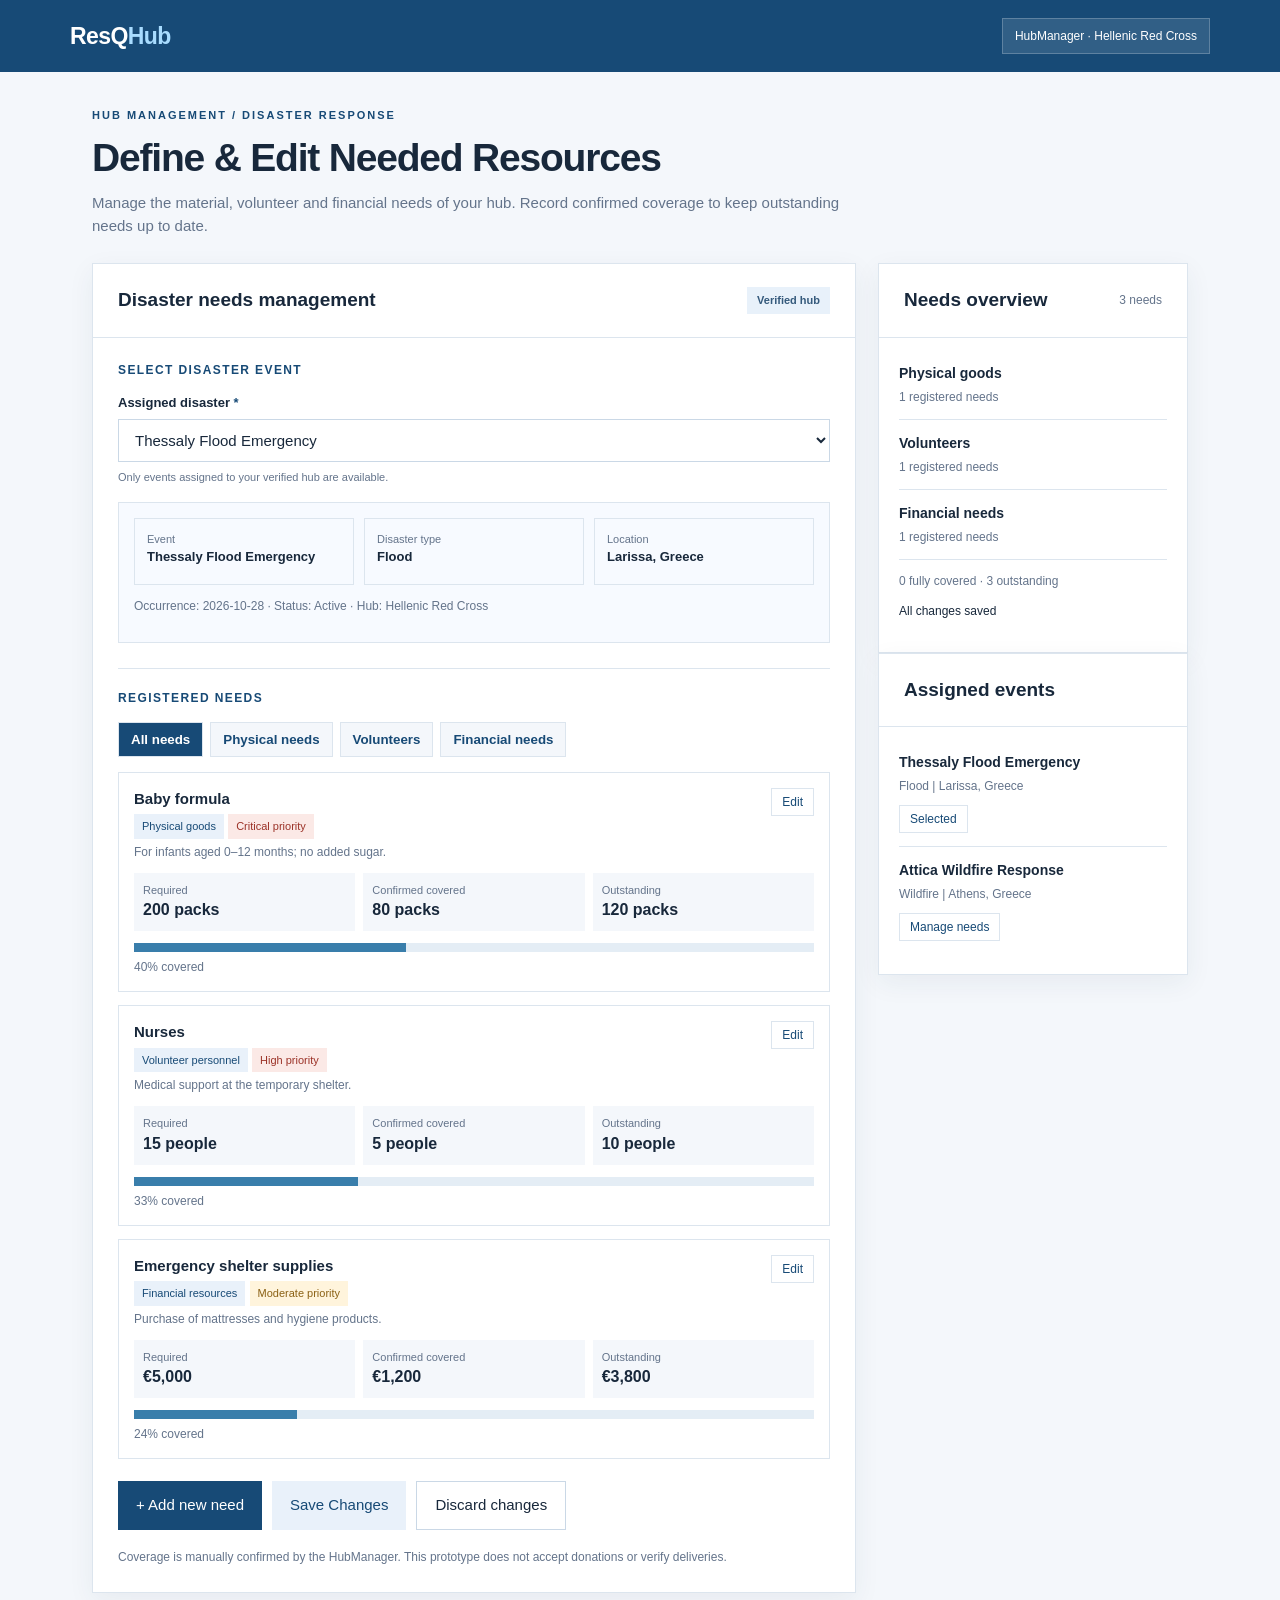
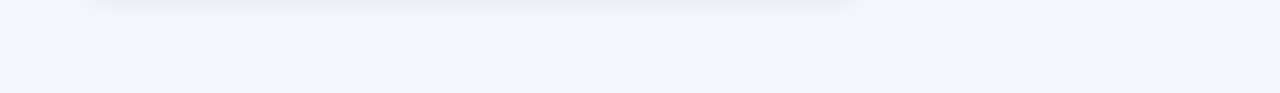
<file: resqhub_hub_needs.html>
<!doctype html>
<html lang="en"><head><meta charset="UTF-8"><meta name="viewport" content="width=device-width,initial-scale=1"><title>ResQHub | Define/Edit Needed Resources</title>
<style>
:root{--sage:#64748b;--cream:#e9f1fa;--wine:#174a76;--paper:#fff;--ink:#18283b;--muted:#64748b;--line:#dce5ee;--error:#a12929}*{box-sizing:border-box}body{margin:0;background:#f4f7fb;color:var(--ink);font:15px/1.5 Arial,Helvetica,sans-serif}header{background:var(--wine);color:#fff;padding:18px max(22px,calc((100vw - 1140px)/2));display:flex;justify-content:space-between;align-items:center;gap:16px}.brand{font-size:23px;font-weight:800;letter-spacing:-.6px}.brand span{color:#a8dcff}.role{font-size:12px;background:#ffffff1d;padding:8px 12px;border:1px solid #ffffff38}main{max-width:1140px;margin:35px auto;padding:0 22px 65px}.eyebrow{text-transform:uppercase;letter-spacing:2px;color:var(--wine);font-size:11px;font-weight:800}h1{font-size:clamp(27px,4vw,39px);letter-spacing:-1.2px;margin:5px 0}p.lead{color:var(--muted);margin:0 0 26px;max-width:780px}.layout{display:grid;grid-template-columns:minmax(0,1fr) 310px;gap:22px;align-items:start}.panel{background:var(--paper);border:1px solid var(--line);box-shadow:0 8px 25px #203a5510;overflow:hidden}.panel-heading{padding:22px 25px;border-bottom:1px solid var(--line);display:flex;justify-content:space-between;align-items:center;gap:12px}.panel-heading h2{font-size:19px;margin:0}.chip{background:#e8f1fa;color:#355a7c;padding:5px 10px;font-size:11px;font-weight:750}.content{padding:23px 25px 26px}.section-title{font-size:12px;text-transform:uppercase;letter-spacing:1.4px;color:var(--wine);font-weight:800;margin:0 0 14px}.fields{display:grid;grid-template-columns:1fr 1fr;gap:17px}.field{display:flex;flex-direction:column;gap:7px}.field.full{grid-column:1/-1}label{font-size:13px;font-weight:650}.req{color:var(--wine)}input,select,textarea{width:100%;font:inherit;background:#fff;border:1px solid #cad8e6;border-radius:0;padding:11px 12px;color:var(--ink);outline:none}input:focus,select:focus,textarea:focus{border-color:var(--wine);box-shadow:0 0 0 3px #174a761a}textarea{min-height:76px;resize:vertical}.help{font-size:11px;color:var(--muted)}.divider{border:0;border-top:1px solid var(--line);margin:25px 0 20px}.actions{display:flex;flex-wrap:wrap;gap:10px;margin-top:22px}.btn{border:0;border-radius:0;padding:12px 18px;font-weight:750;cursor:pointer;font:inherit}.primary{background:var(--wine);color:#fff}.secondary{background:var(--cream);color:var(--wine)}.ghost{background:transparent;border:1px solid #cad8e6;color:var(--ink)}.danger{color:var(--error);border:1px solid #e6c9c9;background:white}.btn:hover{filter:brightness(.95)}.btn:focus-visible{outline:3px solid var(--sage)}.notice{margin:0 0 20px;padding:12px 15px;background:#eaf0e7;border:1px solid #c5d4bd;color:#344a30}.notice.error{background:#fff0ee;border-color:#efc7c2;color:#8d2720}[hidden]{display:none!important}.event{padding:13px 0;border-bottom:1px solid var(--line)}.event:last-child{border:0}.event h3{font-size:14px;margin:0 0 4px}.meta{font-size:12px;color:var(--muted)}.side-content{padding:12px 20px 20px}.mini{border:1px solid var(--line);background:#fff;padding:6px 10px;cursor:pointer;color:var(--wine);font-size:12px}.event-buttons{display:flex;gap:8px;margin-top:10px}.empty{padding:20px 5px;text-align:center;color:var(--muted);font-size:13px}.summary{background:#f7faff;border:1px solid var(--line);padding:15px;margin-top:16px}.summary strong{display:block;margin-bottom:5px}.need-card{border:1px solid var(--line);margin:13px 0;padding:15px;background:#fff}.need-top{display:flex;justify-content:space-between;align-items:start;gap:12px}.need-top h3{margin:0 0 4px;font-size:15px}.need-desc{font-size:12px;color:var(--muted);margin:4px 0 12px}.need-stats{display:grid;grid-template-columns:repeat(3,1fr);gap:8px;margin:12px 0}.stat{background:#f4f7fb;padding:9px}.stat span{display:block;color:var(--muted);font-size:11px}.stat b{font-size:16px}.bar{height:9px;background:#e4edf5;overflow:hidden}.bar>div{height:100%;background:#397eab}.pill{display:inline-block;background:#e9f1fa;color:#174a76;font-size:11px;padding:4px 8px}.priority-high{background:#fbe9e6;color:#9b3227}.priority-medium{background:#fff4dc;color:#8b6115}.muted{color:var(--muted)}.small{font-size:12px}.count{font-size:12px;color:var(--muted)}.tabbar{display:flex;gap:7px;flex-wrap:wrap;margin:15px 0}.tab{padding:9px 12px;background:#f4f7fb;border:1px solid var(--line);cursor:pointer;color:var(--wine);font-weight:650}.tab.active{background:var(--wine);color:#fff}.event-info{display:grid;grid-template-columns:repeat(3,1fr);gap:10px}.event-info div{background:#f7faff;padding:12px;border:1px solid var(--line)}.event-info span{display:block;color:var(--muted);font-size:11px}.event-info strong{font-size:13px}.formbox{border:1px solid #cad8e6;background:#fbfdff;padding:18px;margin-top:15px}.footnote{font-size:12px;color:var(--muted);margin-top:18px}@media(max-width:900px){.layout{grid-template-columns:1fr}}@media(max-width:590px){header{padding:15px 20px}.role{display:none}.fields,.event-info,.need-stats{grid-template-columns:1fr}.panel-heading,.content{padding:19px}.actions .btn{flex:1}}
</style></head><body><header><div class="brand">ResQ<span>Hub</span></div><div class="role">HubManager · Hellenic Red Cross</div></header><main><div class="eyebrow">Hub management / Disaster response</div><h1>Define &amp; Edit Needed Resources</h1><p class="lead">Manage the material, volunteer and financial needs of your hub. Record confirmed coverage to keep outstanding needs up to date.</p><div id="notice" class="notice" role="status" aria-live="polite" hidden></div><div class="layout"><section class="panel"><div class="panel-heading"><h2>Disaster needs management</h2><span class="chip">Verified hub</span></div><div class="content"><div class="section-title">Select disaster event</div><div class="field"><label for="eventSelect">Assigned disaster <span class="req">*</span></label><select id="eventSelect"></select><span class="help">Only events assigned to your verified hub are available.</span></div><div id="eventInfo" class="summary"></div><hr class="divider"><div class="section-title">Registered needs</div><div class="tabbar" id="tabs"><button type="button" class="tab active" data-filter="all">All needs</button><button type="button" class="tab" data-filter="material">Physical needs</button><button type="button" class="tab" data-filter="volunteer">Volunteers</button><button type="button" class="tab" data-filter="financial">Financial needs</button></div><div id="needList"></div><div class="actions"><button type="button" class="btn primary" id="addBtn">+ Add new need</button><button type="button" class="btn secondary" id="saveBtn">Save Changes</button><button type="button" class="btn ghost" id="cancelBtn">Discard changes</button></div><div class="footnote">Coverage is manually confirmed by the HubManager. This prototype does not accept donations or verify deliveries.</div></div></section><aside class="side"><section class="panel"><div class="panel-heading"><h2>Needs overview</h2><span class="count" id="needCount"></span></div><div class="side-content"><div id="overview"></div></div></section><section class="panel"><div class="panel-heading"><h2>Assigned events</h2></div><div class="side-content" id="eventList"></div></section></aside></div></main>
<dialog id="editor" style="border:1px solid #cad8e6;width:min(570px,calc(100vw - 30px));padding:0;box-shadow:0 18px 60px #18283b44"><div class="panel-heading"><h2 id="editorTitle">Add new need</h2><button class="mini" type="button" id="closeEditor">Close</button></div><form id="needForm" class="content"><input type="hidden" id="needId"><div class="fields"><div class="field full"><label for="category">Need category <span class="req">*</span></label><select id="category" required><option value="material">Physical goods</option><option value="volunteer">Volunteer personnel</option><option value="financial">Financial resources</option></select></div><div class="field full"><label for="needName" id="nameLabel">Good / item name <span class="req">*</span></label><input id="needName" required maxlength="120" placeholder="e.g. Baby formula"></div><div class="field"><label for="required" id="requiredLabel">Required quantity <span class="req">*</span></label><input type="number" id="required" required min="1" step="1" placeholder="e.g. 200"></div><div class="field" id="unitWrap"><label for="unit">Unit of measurement <span class="req">*</span></label><select id="unit"><option value="items">Items</option><option value="boxes">Boxes</option><option value="packs">Packs</option><option value="liters">Liters</option><option value="kg">Kilograms</option></select></div><div class="field"><label for="covered" id="coveredLabel">Confirmed covered quantity</label><input type="number" id="covered" required min="0" step="1" value="0"></div><div class="field"><label for="severity">Priority <span class="req">*</span></label><select id="severity" required><option value="Low">Low</option><option value="Moderate">Moderate</option><option value="High">High</option><option value="Critical">Critical</option></select></div><div class="field full"><label for="notes" id="notesLabel">Notes / specifications</label><textarea id="notes" maxlength="500" placeholder="e.g. Baby formula for infants aged 0–12 months, without added sugar"></textarea></div></div><div id="preview" class="summary small"></div><div class="actions"><button class="btn primary" type="submit">Apply to draft</button><button class="btn ghost" type="button" id="dismissEditor">Cancel</button></div></form></dialog>
<script>
'use strict';
// Standalone front-end demo. Replace browser storage with authenticated Servlet/JDBC endpoints in production.
const KEY='resqhub_hub_needs_demo_v1',HUB='Hellenic Red Cross';
const sampleEvents=[{id:'evt-101',title:'Thessaly Flood Emergency',type:'Flood',location:'Larissa, Greece',date:'2026-10-28',status:'Active'},{id:'evt-102',title:'Attica Wildfire Response',type:'Wildfire',location:'Athens, Greece',date:'2026-10-30',status:'Active'}];
const sampleNeeds={'evt-101':[{id:'n1',category:'material',name:'Baby formula',required:200,covered:80,unit:'packs',severity:'Critical',notes:'For infants aged 0–12 months; no added sugar.'},{id:'n2',category:'volunteer',name:'Nurses',required:15,covered:5,unit:'people',severity:'High',notes:'Medical support at the temporary shelter.'},{id:'n3',category:'financial',name:'Emergency shelter supplies',required:5000,covered:1200,unit:'EUR',severity:'Moderate',notes:'Purchase of mattresses and hygiene products.'}], 'evt-102':[{id:'n4',category:'material',name:'Bottled water',required:500,covered:150,unit:'boxes',severity:'High',notes:'For displaced residents.'}]};
const $=id=>document.getElementById(id);const clone=x=>JSON.parse(JSON.stringify(x));let stored={};try{stored=JSON.parse(localStorage.getItem(KEY)||'{}');if(!stored||typeof stored!=='object'||Array.isArray(stored))stored={}}catch{stored={}};let current=sampleEvents[0].id;let draft=[];let dirty=false;let filter='all';
const fmt=n=>new Intl.NumberFormat('en-US',{maximumFractionDigits:2}).format(n);const safe=s=>String(s??'').replace(/[&<>"']/g,c=>({'&':'&amp;','<':'&lt;','>':'&gt;','"':'&quot;',"'":'&#39;'}[c]));
function loadNeeds(id){return clone(Object.hasOwn(stored,id)?stored[id]:(sampleNeeds[id]||[]))}function flash(msg,error=false){let n=$('notice');n.textContent=msg;n.className='notice'+(error?' error':'');n.hidden=false;n.scrollIntoView({block:'nearest',behavior:'smooth'});}function unitLabel(n){return n.category==='financial'?'€':n.category==='volunteer'?'people':n.unit}function amount(n,v){return n.category==='financial'?'€'+fmt(v):fmt(v)+' '+safe(unitLabel(n))}function percent(n){return Math.round(n.covered/n.required*100)}
function render(){const ev=sampleEvents.find(e=>e.id===current);$('eventInfo').innerHTML=`<div class="event-info"><div><span>Event</span><strong>${safe(ev.title)}</strong></div><div><span>Disaster type</span><strong>${safe(ev.type)}</strong></div><div><span>Location</span><strong>${safe(ev.location)}</strong></div></div><p class="small muted">Occurrence: ${safe(ev.date)} · Status: ${safe(ev.status)} · Hub: ${safe(HUB)}</p>`;let shown=draft.filter(n=>filter==='all'||n.category===filter);$('needList').innerHTML=shown.length?shown.map(n=>`<article class="need-card"><div class="need-top"><div><h3>${safe(n.name)}</h3><span class="pill">${safe({material:'Physical goods',volunteer:'Volunteer personnel',financial:'Financial resources'}[n.category])}</span> <span class="pill ${['High','Critical'].includes(n.severity)?'priority-high':n.severity==='Moderate'?'priority-medium':''}">${safe(n.severity)} priority</span></div><button class="mini" type="button" data-edit="${safe(n.id)}">Edit</button></div><div class="need-desc">${safe(n.notes||'No additional notes.')}</div><div class="need-stats"><div class="stat"><span>Required</span><b>${amount(n,n.required)}</b></div><div class="stat"><span>Confirmed covered</span><b>${amount(n,n.covered)}</b></div><div class="stat"><span>Outstanding</span><b>${amount(n,n.required-n.covered)}</b></div></div><div class="bar" role="progressbar" aria-label="Coverage of ${safe(n.name)}" aria-valuenow="${percent(n)}" aria-valuemin="0" aria-valuemax="100"><div style="width:${percent(n)}%"></div></div><p class="small muted" style="margin:6px 0 0">${percent(n)}% covered</p></article>`).join(''):'<div class="empty">No needs in this category. Use “Add new need” to register one.</div>';$('needCount').textContent=draft.length+' need'+(draft.length===1?'':'s');$('overview').innerHTML=['material','volunteer','financial'].map(c=>`<div class="event"><h3>${safe({material:'Physical goods',volunteer:'Volunteers',financial:'Financial needs'}[c])}</h3><div class="meta">${draft.filter(n=>n.category===c).length} registered needs</div></div>`).join('')+`<p class="small muted">${draft.filter(n=>n.covered===n.required).length} fully covered · ${draft.filter(n=>n.covered<n.required).length} outstanding</p><p class="small">${dirty?'Unsaved changes':'All changes saved'}</p>`;$('eventList').innerHTML=sampleEvents.map(e=>`<article class="event"><h3>${safe(e.title)}</h3><div class="meta">${safe(e.type)} | ${safe(e.location)}</div><div class="event-buttons"><button class="mini" data-event="${safe(e.id)}" type="button">${e.id===current?'Selected':'Manage needs'}</button></div></article>`).join('');}
function switchEvent(id){if(id===current)return;if(dirty&&!confirm('Discard unsaved changes and switch disaster?')){$('eventSelect').value=current;return}current=id;draft=loadNeeds(id);dirty=false;render()}
function categoryUI(){const c=$('category').value;const fin=c==='financial',vol=c==='volunteer';$('nameLabel').innerHTML=fin?'Funding purpose <span class="req">*</span>':vol?'Volunteer role <span class="req">*</span>':'Good / item name <span class="req">*</span>';$('requiredLabel').innerHTML=fin?'Required amount (€) <span class="req">*</span>':vol?'Required people <span class="req">*</span>':'Required quantity <span class="req">*</span>';$('coveredLabel').textContent=fin?'Confirmed secured amount (€)':vol?'Confirmed volunteers secured':'Confirmed covered quantity';$('unitWrap').hidden=fin||vol;$('required').step=fin?'0.01':'1';$('covered').step=fin?'0.01':'1';$('needName').placeholder=fin?'e.g. Emergency shelter supplies':vol?'e.g. Nurses':'e.g. Baby formula';$('notes').placeholder=fin?'Describe how the funds will be used':vol?'e.g. Medical support at the temporary shelter':'e.g. Baby formula for infants aged 0–12 months, without added sugar';updatePreview()}
function updatePreview(){const req=Number($('required').value),cov=Number($('covered').value);$('preview').textContent=req>0&&cov>=0&&cov<=req?'Outstanding: '+(req-cov).toLocaleString('en-US')+($('category').value==='financial'?' €':'')+' · Coverage: '+Math.round(cov/req*100)+'%':'Enter valid required and covered values to preview coverage.'}
function openEditor(id=null){$('needForm').reset();$('needId').value='';$('category').disabled=false;$('editorTitle').textContent=id?'Edit registered need':'Add new need';if(id){const n=draft.find(x=>x.id===id);if(!n)return;$('needId').value=n.id;$('category').value=n.category;$('category').disabled=true;$('needName').value=n.name;$('required').value=n.required;$('covered').value=n.covered;$('unit').value=n.unit==='people'||n.unit==='EUR'?'items':n.unit;$('severity').value=n.severity;$('notes').value=n.notes}categoryUI();$('editor').showModal()}
$('needForm').addEventListener('submit',e=>{e.preventDefault();if(!$('needForm').reportValidity())return;const category=$('category').value,required=Number($('required').value),covered=Number($('covered').value);if(!Number.isFinite(required)||required<=0||!Number.isFinite(covered)||covered<0||covered>required){flash('Covered quantity must be between zero and the required quantity.',true);return}if(category!=='financial'&&(!Number.isInteger(required)||!Number.isInteger(covered))){flash('Physical goods and volunteer quantities must be whole numbers.',true);return}const id=$('needId').value||('need-'+Date.now()+'-'+Math.random().toString(36).slice(2,7));const n={id,category,name:$('needName').value.trim(),required,covered,unit:category==='financial'?'EUR':category==='volunteer'?'people':$('unit').value,severity:$('severity').value,notes:$('notes').value.trim()};if(!n.name){flash('Please enter a name or purpose.',true);return}const idx=draft.findIndex(x=>x.id===id);if(idx<0)draft.push(n);else draft[idx]=n;dirty=true;$('editor').close();render();flash('Need updated in draft. Select Save Changes to store it.')});
$('saveBtn').addEventListener('click',()=>{if(!draft.length){flash('Register at least one need before saving.',true);return}try{stored[current]=clone(draft);localStorage.setItem(KEY,JSON.stringify(stored));dirty=false;render();flash('Needs saved successfully (browser demo).')}catch{flash('Could not save changes in browser storage.',true)}});
$('cancelBtn').addEventListener('click',()=>{if(dirty&&!confirm('Discard all unsaved changes?'))return;draft=loadNeeds(current);dirty=false;render();flash('Draft reset to the last saved state.')});
$('addBtn').addEventListener('click',()=>openEditor());$('closeEditor').addEventListener('click',()=>$('editor').close());$('dismissEditor').addEventListener('click',()=>$('editor').close());$('category').addEventListener('change',categoryUI);['required','covered'].forEach(id=>$(id).addEventListener('input',updatePreview));$('needList').addEventListener('click',e=>{const b=e.target.closest('[data-edit]');if(b)openEditor(b.dataset.edit)});$('eventList').addEventListener('click',e=>{const b=e.target.closest('[data-event]');if(b){$('eventSelect').value=b.dataset.event;switchEvent(b.dataset.event)}});$('eventSelect').addEventListener('change',e=>switchEvent(e.target.value));$('tabs').addEventListener('click',e=>{const b=e.target.closest('[data-filter]');if(!b)return;filter=b.dataset.filter;document.querySelectorAll('.tab').forEach(x=>x.classList.toggle('active',x===b));render()});window.addEventListener('beforeunload',e=>{if(dirty){e.preventDefault();e.returnValue=''}});$('eventSelect').innerHTML=sampleEvents.map(e=>`<option value="${safe(e.id)}">${safe(e.title)}</option>`).join('');draft=loadNeeds(current);render();
</script></body></html>
</file>
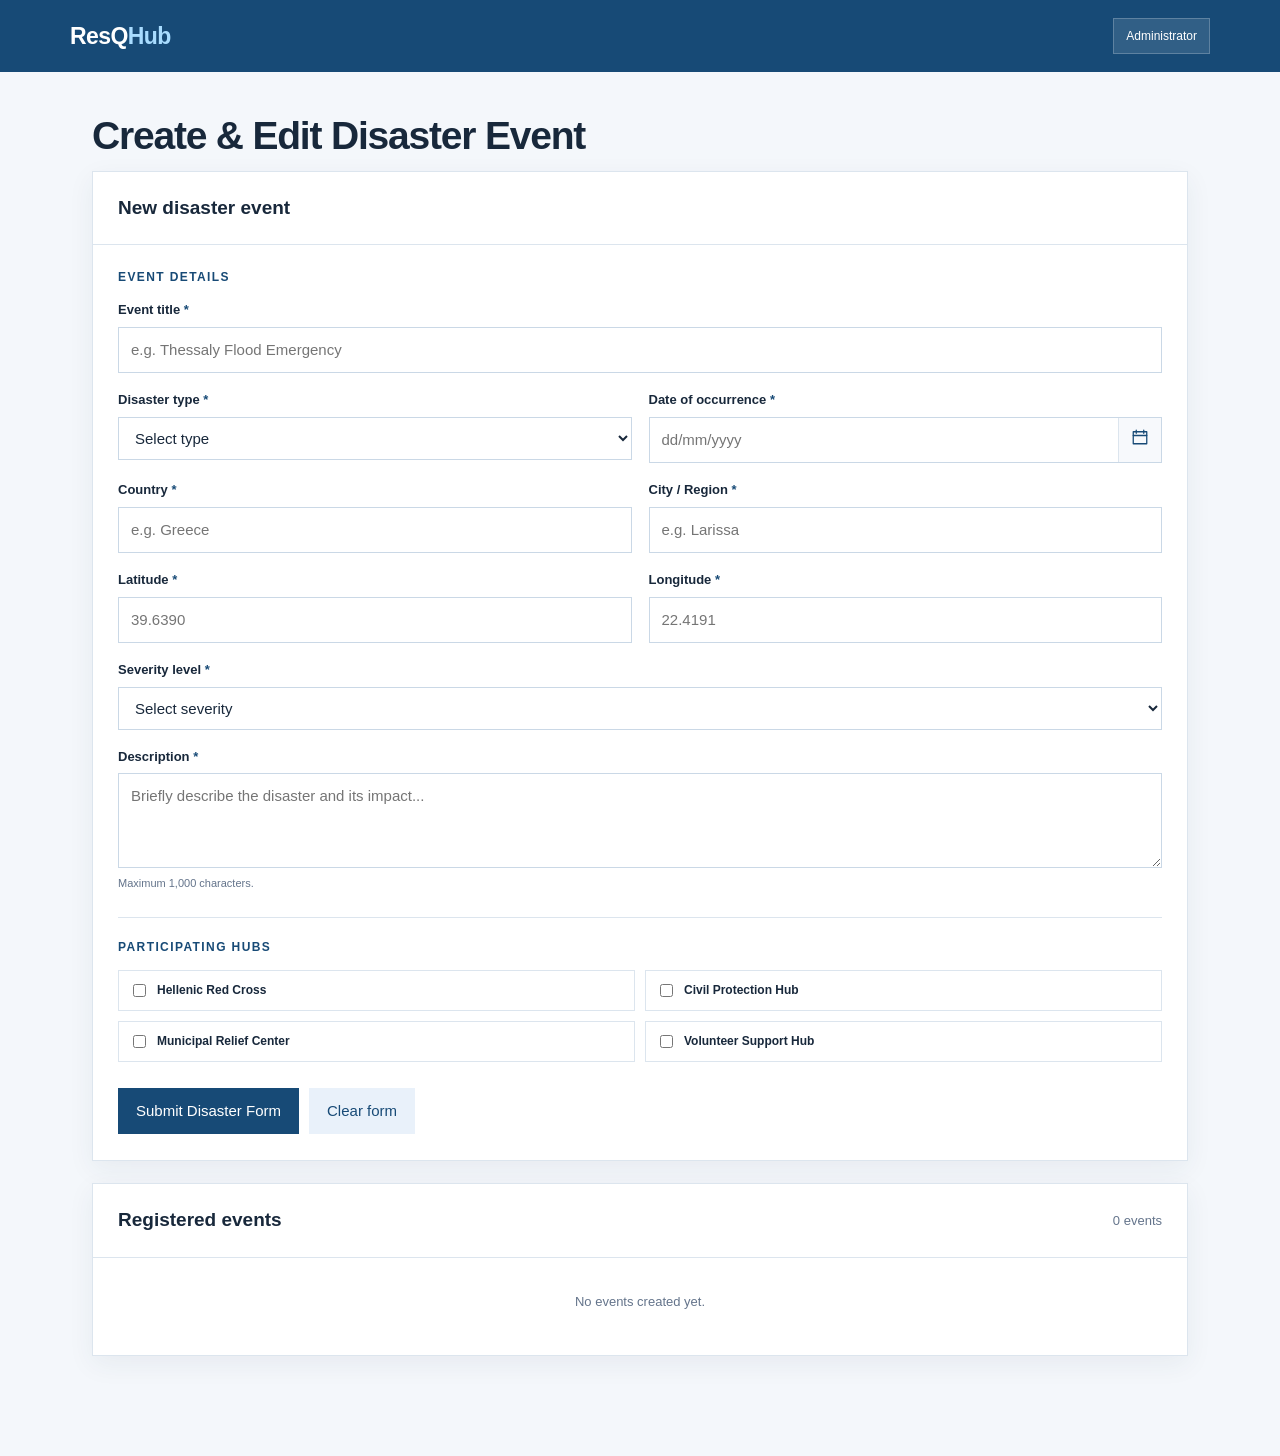
<file: create_disaster_event/create_and_edit_disaster_event.html>
<!doctype html>
<html lang="en">
<head>
  <meta charset="UTF-8">
  <meta name="viewport" content="width=device-width, initial-scale=1">
  <title>ResQHub | Disaster Event Management</title>
  <style>
    :root{--sage:#64748b;--cream:#e9f1fa;--wine:#174a76;--paper:#ffffff;--ink:#18283b;--muted:#64748b;--line:#dce5ee;--error:#a12929}
    *{box-sizing:border-box}body{margin:0;background:#f4f7fb;color:var(--ink);font:15px/1.5 Arial,Helvetica,sans-serif}
    header{background:var(--wine);color:#fff;padding:18px max(22px,calc((100vw - 1140px)/2));display:flex;justify-content:space-between;align-items:center;gap:16px}
    .brand{font-size:23px;font-weight:800;letter-spacing:-.6px}.brand span{color:#a8dcff}.role{font-size:12px;background:#ffffff1d;padding:8px 12px;border:1px solid #ffffff38;border-radius:0}
    main{max-width:1140px;margin:35px auto;padding:0 22px 65px}.eyebrow{text-transform:uppercase;letter-spacing:2px;color:var(--wine);font-size:11px;font-weight:800}h1{font-size:clamp(27px,4vw,39px);letter-spacing:-1.2px;margin:5px 0}p.lead{color:var(--muted);margin:0 0 26px;max-width:760px}
    .layout{display:grid;grid-template-columns:minmax(0,1fr);gap:22px;align-items:start}.panel{background:var(--paper);border:1px solid var(--line);border-radius:0;box-shadow:0 8px 25px #203a5510;overflow:hidden}.panel-heading{padding:22px 25px;border-bottom:1px solid var(--line);display:flex;justify-content:space-between;align-items:center;gap:12px}.panel-heading h2{font-size:19px;margin:0}.chip{background:#e8f1fa;color:#355a7c;padding:5px 10px;border-radius:0;font-size:11px;font-weight:750}
    form{padding:23px 25px 26px}.section-title{font-size:12px;text-transform:uppercase;letter-spacing:1.4px;color:var(--wine);font-weight:800;margin:0 0 14px}.fields{display:grid;grid-template-columns:1fr 1fr;gap:17px}.field{display:flex;flex-direction:column;gap:7px}.field.full{grid-column:1/-1}label{font-size:13px;font-weight:650}.req{color:var(--wine)}input,select,textarea{width:100%;font:inherit;background:#fff;border:1px solid #cad8e6;border-radius:0;padding:11px 12px;color:var(--ink);outline:none}input:focus,select:focus,textarea:focus{border-color:var(--wine);box-shadow:0 0 0 3px #174a761a}textarea{min-height:95px;resize:vertical}.help{font-size:11px;color:var(--muted)}.divider{border:0;border-top:1px solid var(--line);margin:25px 0 20px}
    .hub-grid{display:grid;grid-template-columns:1fr 1fr;gap:10px}.hub{border:1px solid var(--line);padding:10px;border-radius:0;display:flex;align-items:center;gap:8px;font-size:12px}.hub input{width:auto;accent-color:var(--wine)}.actions{display:flex;flex-wrap:wrap;gap:10px;margin-top:26px}.btn{border:0;border-radius:0;padding:12px 18px;font-weight:750;cursor:pointer;font:inherit}.primary{background:var(--wine);color:#fff}.secondary{background:var(--cream);color:var(--wine)}.ghost{background:transparent;border:1px solid #cad8e6;color:var(--ink)}.danger{color:var(--error);border:1px solid #e6c9c9;background:white}.btn:hover{filter:brightness(.95)}.btn:focus-visible{outline:3px solid var(--sage)}
    .side{display:grid;gap:20px}.events{padding:8px 17px 18px}.event{padding:14px 4px;border-bottom:1px solid var(--line)}.event:last-child{border:0}.event h3{font-size:14px;margin:0 0 4px}.meta{font-size:12px;color:var(--muted)}.event-buttons{display:flex;gap:8px;margin-top:10px}.mini{border:1px solid var(--line);background:#fff;border-radius:0;padding:5px 9px;cursor:pointer;color:var(--wine);font-size:12px}.empty{padding:26px 5px;text-align:center;color:var(--muted);font-size:13px}.notice{margin:0 0 20px;padding:12px 15px;border-radius:0;background:#eaf0e7;border:1px solid #c5d4bd;color:#344a30}.notice.error{background:#fff0ee;border-color:#efc7c2;color:#8d2720}[hidden]{display:none!important}.footnote{font-size:12px;color:var(--muted);margin-top:18px}
    .date-entry{position:relative}.date-entry input{padding-right:52px}.calendar-toggle{position:absolute;right:1px;top:1px;height:calc(100% - 2px);width:43px;border:0;border-left:1px solid var(--line);background:#f7f9fc;color:var(--wine);font-size:19px;cursor:pointer;font-family:inherit}
    .calendar-panel{position:absolute;z-index:20;top:calc(100% + 5px);left:0;width:290px;max-width:calc(100vw - 60px);background:#fff;border:1px solid #bdcbd9;box-shadow:0 12px 25px #18283b22;padding:12px}
    .calendar-top{display:flex;align-items:center;justify-content:space-between;margin-bottom:10px}.calendar-top button{border:1px solid var(--line);background:#fff;color:var(--ink);font:22px Arial,sans-serif;width:34px;height:32px;cursor:pointer}.calendar-top strong{font-size:14px}
    .calendar-weekdays,.calendar-days{display:grid;grid-template-columns:repeat(7,minmax(0,1fr));text-align:center;gap:2px}.calendar-weekdays{font-size:11px;color:var(--muted);padding-bottom:5px}.calendar-days button{border:1px solid transparent;background:white;font:13px Arial,sans-serif;height:34px;cursor:pointer;color:var(--ink)}.calendar-days button:hover,.calendar-days button:focus-visible{background:#e9f1fa;border-color:#cad8e6}.calendar-days button.selected{background:var(--wine);color:#fff}.calendar-days button.today{border-color:var(--wine)}
    .event-count{font-size:13px;color:var(--muted)}
    @media(max-width:830px){.layout{grid-template-columns:1fr}.side{grid-template-columns:1fr}}@media(max-width:590px){header{padding:15px 20px}.role{display:none}.fields,.hub-grid,.side{grid-template-columns:1fr}.panel-heading,form{padding:19px}.actions .btn{flex:1}}
  </style>
</head>
<body>
<header><div class="brand">ResQ<span>Hub</span></div><div class="role">Administrator</div></header>
<main>
  <h1>Create &amp; Edit Disaster Event</h1>
  <div id="notice" class="notice" role="status" aria-live="polite" hidden></div>
  <div class="layout">
    <section class="panel" aria-labelledby="form-title">
      <div class="panel-heading"><h2 id="form-title">New disaster event</h2></div>
      <!-- JSP integration: replace action="#" with ${pageContext.request.contextPath}/admin/disasters and POST to a Servlet. -->
      <form id="disasterForm" action="#" method="post">
        <input type="hidden" name="eventId" id="eventId">
        <div class="section-title">Event details</div>
        <div class="fields">
          <div class="field full"><label for="title">Event title <span class="req">*</span></label><input id="title" name="title" required maxlength="120" placeholder="e.g. Thessaly Flood Emergency"></div>
          <div class="field"><label for="disasterType">Disaster type <span class="req">*</span></label><select id="disasterType" name="disasterType" required><option value="">Select type</option><option>Earthquake</option><option>Flood</option><option>Wildfire</option><option>Storm</option><option>Landslide</option><option>Drought</option><option>Other</option></select></div>
          <div class="field"><label for="eventDateDisplay">Date of occurrence <span class="req">*</span></label>
            <div class="date-entry">
              <input id="eventDateDisplay" type="text" required autocomplete="off" inputmode="numeric" placeholder="dd/mm/yyyy" maxlength="10" aria-label="Date of occurrence in day/month/year format">
              <button type="button" class="calendar-toggle" id="calendarToggle"
              aria-label="Open calendar" aria-expanded="false"
              aria-controls="calendarPanel">
                <svg width="18" height="18" viewBox="0 0 24 24"
                    fill="none" stroke="currentColor" stroke-width="1.7"
                    stroke-linecap="round" stroke-linejoin="round"
                    aria-hidden="true">
                  <rect x="3" y="5" width="18" height="16"/>
                  <path d="M7 3v4M17 3v4M3 10h18"/>
                </svg>
              </button>
              <div class="calendar-panel" id="calendarPanel" hidden>
                <div class="calendar-top"><button type="button" id="prevMonth" aria-label="Previous month">&#8249;</button><strong id="calendarMonth"></strong><button type="button" id="nextMonth" aria-label="Next month">&#8250;</button></div>
                <div class="calendar-weekdays"><span>Mo</span><span>Tu</span><span>We</span><span>Th</span><span>Fr</span><span>Sa</span><span>Su</span></div>
                <div class="calendar-days" id="calendarDays"></div>
              </div>
            </div>
            <input type="hidden" id="eventDate" name="eventDate">
          </div>
          <div class="field"><label for="country">Country <span class="req">*</span></label><input id="country" name="country" required maxlength="80" placeholder="e.g. Greece"></div>
          <div class="field"><label for="city">City / Region <span class="req">*</span></label><input id="city" name="city" required maxlength="100" placeholder="e.g. Larissa"></div>
          <div class="field"><label for="latitude">Latitude <span class="req">*</span></label><input type="number" id="latitude" name="latitude" min="-90" max="90" step="any" required placeholder="39.6390"></div>
          <div class="field"><label for="longitude">Longitude <span class="req">*</span></label><input type="number" id="longitude" name="longitude" min="-180" max="180" step="any" required placeholder="22.4191"></div>
          <div class="field full"><label for="severity">Severity level <span class="req">*</span></label><select id="severity" name="severity" required><option value="">Select severity</option><option value="1">1 - Low</option><option value="2">2 - Moderate</option><option value="3">3 - High</option><option value="4">4 - Critical</option><option value="5">5 - Catastrophic</option></select></div>
          <div class="field full"><label for="description">Description <span class="req">*</span></label><textarea id="description" name="description" required maxlength="1000" placeholder="Briefly describe the disaster and its impact..."></textarea><span class="help">Maximum 1,000 characters.</span></div>
        </div>
        <hr class="divider">
        <div class="section-title">Participating hubs</div>

        <div class="hub-grid" id="hubChoices">
          <label class="hub"><input type="checkbox" name="hubIds" value="1"> Hellenic Red Cross</label>
          <label class="hub"><input type="checkbox" name="hubIds" value="2"> Civil Protection Hub</label>
          <label class="hub"><input type="checkbox" name="hubIds" value="3"> Municipal Relief Center</label>
          <label class="hub"><input type="checkbox" name="hubIds" value="4"> Volunteer Support Hub</label>
        </div>
        <div class="actions"><button class="btn primary" type="submit" id="submitBtn">Submit Disaster Form</button><button class="btn secondary" type="button" id="resetBtn">Clear form</button></div>
      </form>
    </section>
    <aside class="side">
      <section class="panel"><div class="panel-heading"><h2>Registered events</h2><span class="event-count" id="eventCount">0 events</span></div><div class="events" id="eventList"><div class="empty">No events created yet.</div></div></section>
    </aside>
  </div>
</main>
<script>
  // Standalone prototype only. Replace this localStorage layer with a JSP/Servlet POST + database.
  const KEY='resqhub_disaster_events_v1';
  const form=document.getElementById('disasterForm');
  const fields=['eventId','title','disasterType','eventDate','country','city','latitude','longitude','severity','description'];
  let events=[];
  try{events=JSON.parse(localStorage.getItem(KEY)||'[]');if(!Array.isArray(events))events=[]}catch{events=[]}
  const $=id=>document.getElementById(id);
  const safe=s=>String(s??'').replace(/[&<>"']/g,c=>({'&':'&amp;','<':'&lt;','>':'&gt;','"':'&quot;',"'":'&#39;'}[c]));
  function flash(message,isError=false){const n=$('notice');n.textContent=message;n.className='notice'+(isError?' error':'');n.hidden=false;n.scrollIntoView({behavior:'smooth',block:'nearest'});}
  function persist(){try{localStorage.setItem(KEY,JSON.stringify(events));return true}catch{flash('Could not save event in browser storage.',true);return false}}
  function render(){ $('eventCount').textContent=events.length+' event'+(events.length===1?'':'s'); $('eventList').innerHTML=events.length?events.map(e=>`<article class="event"><h3>${safe(e.title)}</h3><div class="meta">${safe(e.disasterType)} | ${safe(e.city)}, ${safe(e.country)}<br>${safe(e.eventDate)} | Severity ${safe(e.severity)}</div><div class="event-buttons"><button class="mini" type="button" data-edit="${safe(e.eventId)}">Edit</button><button class="mini" type="button" data-delete="${safe(e.eventId)}">Delete</button></div></article>`).join(''):'<div class="empty">No events created yet.</div>';}
  function clear(){form.reset();$('eventDate').value='';$('eventDateDisplay').value='';closeCalendar();$('eventId').value='';$('form-title').textContent='New disaster event';$('submitBtn').textContent='Submit Disaster Form';}
  $('resetBtn').addEventListener('click',clear);
  const months=['January','February','March','April','May','June','July','August','September','October','November','December'];
  const pad=n=>String(n).padStart(2,'0');
  let shownMonth=new Date();shownMonth=new Date(shownMonth.getFullYear(),shownMonth.getMonth(),1);
  function validDate(day,month,year){const d=new Date(year,month-1,day);return year>=1900&&year<=2100&&d.getFullYear()===year&&d.getMonth()===month-1&&d.getDate()===day;}
  function parseDisplayDate(value){const m=value.trim().match(/^(\d{1,2})\/(\d{1,2})\/(\d{4})$/);if(!m)return null;const day=+m[1],month=+m[2],year=+m[3];return validDate(day,month,year)?{day,month,year}:null;}
  function syncDate(){const d=parseDisplayDate($('eventDateDisplay').value);if(!d){flash('Enter a valid date as dd/mm/yyyy.',true);$('eventDateDisplay').focus();return false;}$('eventDate').value=`${d.year}-${pad(d.month)}-${pad(d.day)}`;return true;}
  function restoreDate(iso){const m=String(iso||'').match(/^(\d{4})-(\d{2})-(\d{2})$/);$('eventDateDisplay').value=m?`${m[3]}/${m[2]}/${m[1]}`:'';}
  function closeCalendar(){$('calendarPanel').hidden=true;$('calendarToggle').setAttribute('aria-expanded','false');}
  function drawCalendar(){const y=shownMonth.getFullYear(),m=shownMonth.getMonth();$('calendarMonth').textContent=`${months[m]} ${y}`;const first=(new Date(y,m,1).getDay()+6)%7;const count=new Date(y,m+1,0).getDate();const selected=parseDisplayDate($('eventDateDisplay').value);const now=new Date();const root=$('calendarDays');root.replaceChildren();for(let i=0;i<first;i++)root.appendChild(document.createElement('span'));for(let day=1;day<=count;day++){const btn=document.createElement('button');btn.type='button';btn.textContent=day;btn.setAttribute('aria-label',`${pad(day)}/${pad(m+1)}/${y}`);if(selected&&selected.day===day&&selected.month===m+1&&selected.year===y)btn.classList.add('selected');if(day===now.getDate()&&m===now.getMonth()&&y===now.getFullYear())btn.classList.add('today');btn.addEventListener('click',()=>{$('eventDateDisplay').value=`${pad(day)}/${pad(m+1)}/${y}`;$('eventDate').value=`${y}-${pad(m+1)}-${pad(day)}`;closeCalendar();});root.appendChild(btn);}}
  $('calendarToggle').addEventListener('click',()=>{if(!$('calendarPanel').hidden){closeCalendar();return;}const d=parseDisplayDate($('eventDateDisplay').value);if(d)shownMonth=new Date(d.year,d.month-1,1);drawCalendar();$('calendarPanel').hidden=false;$('calendarToggle').setAttribute('aria-expanded','true');});
  $('prevMonth').addEventListener('click',()=>{shownMonth=new Date(shownMonth.getFullYear(),shownMonth.getMonth()-1,1);drawCalendar();});
  $('nextMonth').addEventListener('click',()=>{shownMonth=new Date(shownMonth.getFullYear(),shownMonth.getMonth()+1,1);drawCalendar();});
  document.addEventListener('click',e=>{if(!e.target.closest('.date-entry'))closeCalendar();});
  document.addEventListener('keydown',e=>{if(e.key==='Escape')closeCalendar();});
  form.addEventListener('submit',e=>{e.preventDefault();if(!form.reportValidity()||!syncDate())return;const hubIds=[...form.querySelectorAll('[name="hubIds"]:checked')].map(el=>el.value);if(!hubIds.length){flash('Please select at least one participating hub.',true);return;}const data=Object.fromEntries(fields.map(id=>[id,$(id).value.trim()]));data.hubIds=hubIds;if(!data.eventId)data.eventId=typeof crypto!=='undefined'&&crypto.randomUUID?crypto.randomUUID():String(Date.now());const idx=events.findIndex(x=>x.eventId===data.eventId);if(idx>=0)events[idx]=data;else events.unshift(data);if(persist()){render();flash(idx>=0?'Disaster event updated successfully (browser demo).':'Disaster event created successfully (browser demo).');clear();}});
  $('eventList').addEventListener('click',e=>{const edit=e.target.closest('[data-edit]'),del=e.target.closest('[data-delete]');if(edit){const event=events.find(x=>x.eventId===edit.dataset.edit);if(!event)return;fields.forEach(id=>$(id).value=event[id]??'');restoreDate(event.eventDate);form.querySelectorAll('[name="hubIds"]').forEach(el=>el.checked=(event.hubIds||[]).includes(el.value));$('form-title').textContent='Edit disaster event';$('submitBtn').textContent='Save changes';form.scrollIntoView({behavior:'smooth',block:'start'});}if(del){const event=events.find(x=>x.eventId===del.dataset.delete);if(event&&confirm(`Delete "${event.title}"?`)){events=events.filter(x=>x.eventId!==event.eventId);if(persist()){render();if($('eventId').value===event.eventId)clear();flash('Disaster event deleted (browser demo).');}}}});
  render();
</script>
</body>
</html>
</file>
<file: css/styles.css>
/* =========================================================================
   ResQHub styles

   Three-color system (60 / 30 / 10):
     --base  60%  cream        page background and surfaces
     --soft  30%  sage green   hero, tiles, chips, active states
     --loud  10%  orange       primary actions and things that need attention
   --ink is the darkest shade of the green and is used for text.
   Every other color in this file is mixed from these four: no new hues.
   ========================================================================= */

/* ---------- 1. Tokens ---------- */
:root {
  --base: #F3F1E7;
  --soft: #C9D8C1;
  --loud: #FF5A1F;
  --ink: #12261C;

  --on-loud: var(--ink);
  --surface: color-mix(in srgb, var(--base) 40%, #fff);
  --soft-tint: color-mix(in srgb, var(--soft) 38%, var(--base));
  --line: color-mix(in srgb, var(--ink) 12%, transparent);
  --line-strong: color-mix(in srgb, var(--ink) 26%, transparent);
  --muted: color-mix(in srgb, var(--ink) 72%, var(--base));
  --ink-on-soft: color-mix(in srgb, var(--ink) 86%, var(--soft));

  /* Text and lines on top of photos (photos sit under a dark green scrim) */
  --on-photo: var(--base);
  --on-photo-muted: color-mix(in srgb, var(--base) 82%, transparent);
  --on-photo-line: color-mix(in srgb, var(--base) 22%, transparent);
  --glass: color-mix(in srgb, var(--ink) 55%, transparent);

  --radius-lg: 28px;
  --radius: 18px;
  --radius-sm: 12px;
  --pill: 999px;
  --shadow-lift: 0 22px 40px -22px color-mix(in srgb, var(--ink) 40%, transparent);
  --font: "Inter", system-ui, -apple-system, "Segoe UI", Roboto, Arial, sans-serif;

  /* Photos: local files in images/, all blended into the sage hue (see .photo) */
  --img-hero: url("../images/hero.webp");
  --img-flood: url("../images/flood.webp");
  --img-fire: url("../images/wildfire.webp");
  --img-industrial: url("../images/industrial.webp");
  --img-quake: url("../images/earthquake.webp");
  --img-landslide: url("../images/landslide.webp");
}

/* ---------- 2. Base ---------- */
*,
*::before,
*::after { box-sizing: border-box; }

[hidden] { display: none !important; }

html {
  -webkit-text-size-adjust: 100%;
  scroll-padding-top: 150px;
}

body {
  margin: 0;
  min-height: 100vh;
  display: flex;
  flex-direction: column;
  background: var(--base);
  color: var(--ink);
  font: 400 15px/1.55 var(--font);
  -webkit-font-smoothing: antialiased;
}

h1, h2, h3 { margin: 0; line-height: 1.1; }
p, dl, dd { margin: 0; }
a { color: inherit; }
img, svg { display: block; }
button, input, select, textarea { font: inherit; color: inherit; }

:focus-visible {
  outline: 3px solid var(--ink);
  outline-offset: 3px;
}

.on-photo :focus-visible { outline-color: var(--base); }

.skip {
  position: absolute;
  top: -60px;
  left: 16px;
  z-index: 100;
  padding: 10px 16px;
  border-radius: var(--pill);
  background: var(--ink);
  color: var(--base);
  font-weight: 600;
  text-decoration: none;
}

.skip:focus { top: 12px; }

/* Role-based visibility (body[data-role] is set by js/ui.js) */
body:not([data-role="hub"]) .hub-only { display: none; }
body[data-role="hub"] .citizen-only { display: none; }

/* ---------- 3. Layout ---------- */
.wrap {
  flex: 1;
  width: 100%;
  max-width: 1240px;
  margin: 0 auto;
  padding: 0 24px 96px;
}

.two {
  display: grid;
  grid-template-columns: minmax(0, 1fr) minmax(0, 1fr);
  gap: 20px;
  align-items: stretch;
}

.section {
  margin-top: 64px;
  scroll-margin-top: 120px; /* #needs lands below the sticky header */
}

.section__head {
  display: flex;
  align-items: flex-end;
  justify-content: space-between;
  gap: 16px;
  margin-bottom: 24px;
}

.section__head h2 {
  display: flex;
  align-items: center;
  gap: 12px;
  font-size: clamp(28px, 3.4vw, 40px);
  font-weight: 800;
  letter-spacing: -.04em;
}

.section__head p { margin-top: 8px; color: var(--muted); }

/* ---------- 4. Header ---------- */
.topbar {
  position: sticky;
  top: 0;
  z-index: 20;
  background: color-mix(in srgb, var(--base) 90%, transparent);
  backdrop-filter: blur(12px);
  border-bottom: 1px solid var(--line);
}

.topbar__inner {
  max-width: 1240px;
  margin: 0 auto;
  padding: 14px 24px;
  display: flex;
  align-items: center;
  gap: 28px;
}

.brand {
  display: inline-flex;
  align-items: center;
  gap: 10px;
  font-size: 21px;
  font-weight: 800;
  letter-spacing: -.04em;
  text-decoration: none;
}

.brand__mark { width: 34px; height: 34px; flex: none; }
.bm-bg { fill: var(--ink); }
.bm-line { fill: none; stroke: var(--base); stroke-width: 3.4; stroke-linecap: round; stroke-linejoin: round; }
.bm-spark { fill: none; stroke: var(--loud); stroke-width: 3.6; stroke-linecap: round; }
.brand__name span { color: color-mix(in srgb, var(--ink) 55%, var(--soft)); }

.nav {
  display: flex;
  flex: 1;
  flex-wrap: wrap;
  gap: 4px;
}

.nav a {
  display: inline-flex;
  align-items: center;
  gap: 8px;
  padding: 9px 14px;
  border-radius: var(--pill);
  color: var(--muted);
  font-size: 14px;
  font-weight: 600;
  text-decoration: none;
  transition: background-color .15s, color .15s;
}

.nav a:hover { color: var(--ink); background: var(--soft-tint); }
.nav a[aria-current="page"] { color: var(--ink); background: var(--soft); }

/* Signed-in user and "Log out" (filled by js/ui.js) */
.account {
  display: flex;
  align-items: center;
  gap: 12px;
  white-space: nowrap;
}

.account__who {
  display: grid;
  line-height: 1.25;
  text-align: right;
}

.account__who strong { font-size: 13.5px; font-weight: 700; }
.account__who small { color: var(--muted); font-size: 12px; }

/* ---------- 5. Buttons ---------- */
.btn {
  --b-bg: var(--surface);
  --b-fg: var(--ink);
  --b-bd: var(--line-strong);
  display: inline-flex;
  align-items: center;
  justify-content: center;
  gap: 10px;
  min-height: 42px;
  padding: 0 18px;
  border: 1px solid var(--b-bd);
  border-radius: var(--pill);
  background: var(--b-bg);
  color: var(--b-fg);
  font: 600 14px/1 var(--font);
  text-decoration: none;
  white-space: nowrap;
  cursor: pointer;
  transition: background-color .15s, box-shadow .2s, transform .15s;
}

.btn:hover { --b-bg: var(--soft-tint); }
.btn:active { transform: translateY(1px); }

.btn--ghost { --b-bg: transparent; }
.btn--ghost:hover { --b-bg: color-mix(in srgb, var(--surface) 55%, transparent); }

/* The loud button: use it only for the main action of a screen or row */
.btn--loud {
  --b-bg: var(--loud);
  --b-fg: var(--on-loud);
  --b-bd: transparent;
  font-weight: 700;
}

.btn--loud:hover {
  --b-bg: var(--loud);
  transform: translateY(-1px);
  box-shadow: 0 10px 24px -10px color-mix(in srgb, var(--loud) 80%, var(--ink));
}

.btn--light { --b-bg: var(--base); --b-bd: transparent; }
.btn--light:hover { --b-bg: var(--surface); }

.btn--lg { min-height: 54px; padding: 0 26px; font-size: 15px; }
.btn--block { width: 100%; }
.btn--sm { min-height: 36px; padding: 0 14px; font-size: 13px; }

.btn:disabled,
.btn.is-disabled {
  --b-bg: transparent;
  --b-fg: var(--muted);
  --b-bd: var(--line);
  cursor: not-allowed;
  box-shadow: none;
  transform: none;
}

.on-photo .btn--ghost { --b-fg: var(--on-photo); --b-bd: color-mix(in srgb, var(--base) 45%, transparent); }
.on-photo .btn--ghost:hover { --b-bg: color-mix(in srgb, var(--base) 12%, transparent); }

.on-photo .btn.is-disabled {
  --b-fg: color-mix(in srgb, var(--base) 78%, transparent);
  --b-bd: color-mix(in srgb, var(--base) 35%, transparent);
}

.btn .arrow { font-size: 17px; line-height: 0; transition: transform .15s; }
.btn:hover .arrow { transform: translateX(3px); }

.back {
  display: inline-flex;
  align-items: center;
  gap: 8px;
  color: var(--muted);
  font-size: 14px;
  font-weight: 600;
  text-decoration: none;
}

.back:hover { color: var(--ink); }
.on-photo .back { color: var(--on-photo-muted); }
.on-photo .back:hover { color: var(--on-photo); }

/* ---------- 6. Small labels: chip, tag, counts ---------- */
.chip {
  display: inline-flex;
  align-items: center;
  gap: 7px;
  padding: 6px 11px 6px 9px;
  border-radius: var(--pill);
  background: var(--base);
  color: var(--ink);
  font-size: 11px;
  font-weight: 700;
  letter-spacing: .08em;
  text-transform: uppercase;
  white-space: nowrap;
}

.chip img { width: 15px; height: 15px; }

.chip--glass,
.on-photo .tag {
  background: var(--glass);
  color: var(--on-photo);
  box-shadow: inset 0 0 0 1px var(--on-photo-line);
  backdrop-filter: blur(8px);
}

.tag {
  align-self: flex-start;
  display: inline-block;
  padding: 4px 10px;
  border-radius: var(--pill);
  background: var(--soft-tint);
  font-size: 11px;
  font-weight: 700;
  letter-spacing: .06em;
  text-transform: uppercase;
}

/* A category tag with a status badge next to it */
.tags {
  display: flex;
  flex-wrap: wrap;
  align-items: center;
  gap: 6px;
}

.tags .tag { align-self: auto; }

.pill-num {
  display: inline-grid;
  place-items: center;
  min-width: 36px;
  height: 36px;
  padding: 0 10px;
  border-radius: var(--pill);
  background: var(--soft);
  font-size: 15px;
  font-weight: 700;
  letter-spacing: 0;
}

/* Loud badge: counts that need someone's attention (pending offers) */
.count {
  display: inline-grid;
  place-items: center;
  min-width: 22px;
  height: 22px;
  padding: 0 7px;
  border-radius: var(--pill);
  background: var(--loud);
  color: var(--on-loud);
  font-size: 12px;
  font-weight: 700;
  line-height: 1;
  white-space: nowrap; /* "1 pending" stays on one line next to a long title */
  flex: none;
}

/* ---------- 7. Hero (home) ---------- */
.hero {
  position: relative;
  isolation: isolate;
  overflow: hidden;
  min-height: 540px;
  margin-top: 24px;
  padding: 72px 64px 36px;
  border-radius: var(--radius-lg);
  background: var(--soft);
  display: flex;
  flex-direction: column;
  justify-content: space-between;
  gap: 56px;
}

.hero__media {
  position: absolute;
  inset: 0;
  z-index: -2;
  background: var(--soft) var(--img-hero) center 55% / cover;
  background-blend-mode: luminosity;
}

.hero::after {
  content: "";
  position: absolute;
  inset: 0;
  z-index: -1;
  background: linear-gradient(90deg, var(--soft) 38%, color-mix(in srgb, var(--soft) 72%, transparent) 62%, color-mix(in srgb, var(--soft) 8%, transparent) 100%);
}

.hero__content { max-width: 800px; }

.hero h1 {
  margin: 0 0 26px;
  font-size: clamp(56px, 9vw, 128px);
  font-weight: 800;
  line-height: .94;
  letter-spacing: -.045em;
}

.lede {
  max-width: 520px;
  color: var(--ink-on-soft);
  font-size: 17px;
}

.actions {
  display: flex;
  flex-wrap: wrap;
  gap: 12px;
  margin-top: 32px;
}

.hero__stats {
  display: grid;
  grid-template-columns: repeat(3, minmax(0, 1fr));
  gap: 16px;
  max-width: 640px;
  padding-top: 20px;
  border-top: 1px solid color-mix(in srgb, var(--ink) 24%, transparent);
}

.hero__stats dt { color: var(--ink-on-soft); font-size: 13px; }
.hero__stats dd { margin-top: 2px; font-size: 34px; font-weight: 800; letter-spacing: -.035em; }

/* ---------- 8. Page intro ---------- */
.intro { padding: 44px 0 28px; }

.intro .back + .intro__title { margin-top: 16px; }

.intro__title {
  font-size: clamp(34px, 4.6vw, 56px);
  font-weight: 800;
  letter-spacing: -.045em;
}

.intro__text {
  max-width: 620px;
  margin-top: 12px;
  color: var(--muted);
  font-size: 16px;
}

.intro__actions {
  display: flex;
  flex-wrap: wrap;
  gap: 12px;
  margin-top: 24px;
}

/* ---------- 9. Photo surfaces ---------- */
/* .on-photo puts light text over a photo; the ::after scrim keeps it readable */
.on-photo {
  position: relative;
  isolation: isolate;
  overflow: hidden;
  background: var(--ink);
  color: var(--on-photo);
}

.on-photo::after {
  content: "";
  position: absolute;
  inset: 0;
  z-index: -1;
  pointer-events: none;
  background: linear-gradient(180deg,
      color-mix(in srgb, var(--ink) 8%, transparent) 0%,
      color-mix(in srgb, var(--ink) 25%, transparent) 28%,
      color-mix(in srgb, var(--ink) 80%, transparent) 52%,
      color-mix(in srgb, var(--ink) 94%, transparent) 100%);
}

.on-photo--side::after {
  background: linear-gradient(90deg,
      color-mix(in srgb, var(--ink) 94%, transparent) 0%,
      color-mix(in srgb, var(--ink) 78%, transparent) 45%,
      color-mix(in srgb, var(--ink) 28%, transparent) 100%);
}

/* Photos sit on a sage ground. The hero is fully blended into it (luminosity); see .photo:not(.photo--hero) for the others */
.photo {
  position: absolute;
  inset: 0;
  z-index: -2;
  background-color: var(--soft);
  background-position: center;
  background-size: cover;
  transition: transform .6s ease;
}

/* Event photos keep their light and shade on the sage ground (luminosity, like the hero), and the
   ::before layer lays part of their real colour back on top (--photo-colour, 0 to 1), so the picture
   stays sharp and natural while the palette stays sage, cream and orange. */
.photo:not(.photo--hero) {
  background-color: var(--soft);
  background-blend-mode: luminosity;
}

.photo:not(.photo--hero)::before {
  content: "";
  position: absolute;
  inset: 0;
  background-image: inherit;
  background-position: inherit;
  background-size: inherit;
  opacity: var(--photo-colour, .3);
}

.photo--flood { background-image: var(--img-flood); }
.photo--fire { background-image: var(--img-fire); --photo-colour: .5; } /* keep the flames orange */
.photo--industrial { background-image: var(--img-industrial); }
.photo--quake { background-image: var(--img-quake); }
.photo--landslide { background-image: var(--img-landslide); }
.photo--hero { background-image: var(--img-hero); background-blend-mode: luminosity; }

/* ---------- 10. Cards (needs and disaster events) ---------- */
.cards {
  display: grid;
  grid-template-columns: repeat(3, minmax(0, 1fr));
  gap: 20px;
}

.card {
  display: flex;
  flex-direction: column;
  min-height: 500px;
  border-radius: var(--radius);
  transition: transform .2s, box-shadow .2s;
}

.card:hover {
  transform: translateY(-3px);
  box-shadow: var(--shadow-lift);
}

.card:hover .photo { transform: scale(1.05); }

.card__top {
  flex: 1 0 150px;
  display: flex;
  flex-wrap: wrap;
  align-items: flex-start;
  justify-content: space-between;
  gap: 8px;
  padding: 16px;
}

.card__body {
  display: flex;
  flex-direction: column;
  padding: 0 22px 20px;
}

.card__title {
  margin: 12px 0 6px;
  font-size: 23px;
  font-weight: 700;
  letter-spacing: -.03em;
}

.card__sub,
.card__meta,
.card__place { color: var(--on-photo-muted); font-size: 13px; }

.card__meta { font-size: 12.5px; }

.card__desc {
  display: -webkit-box;
  -webkit-box-orient: vertical;
  -webkit-line-clamp: 3;
  overflow: hidden;
  margin-top: 10px;
  color: var(--on-photo-muted);
  font-size: 14px;
}

.qty {
  display: flex;
  align-items: baseline;
  justify-content: space-between;
  gap: 8px;
  padding-top: 22px;
}

.qty strong { font-size: 30px; font-weight: 800; letter-spacing: -.04em; }
.qty small { margin-left: 4px; color: var(--on-photo-muted); font-size: 13px; font-weight: 500; letter-spacing: 0; }
.qty span { color: var(--on-photo-muted); font-size: 13px; }

.card__foot {
  display: flex;
  align-items: center;
  justify-content: space-between;
  gap: 12px;
  min-height: 53px; /* same height with or without a button (an Organization Representative sees none on other hubs' needs) */
  margin-top: 18px;
  padding-top: 16px;
  border-top: 1px solid var(--on-photo-line);
}

.card--event { min-height: 470px; }

.mini-stats {
  display: flex;
  gap: 32px;
  margin-top: 18px;
}

.mini-stats dt { color: var(--on-photo-muted); font-size: 12.5px; }
.mini-stats dd { font-size: 26px; font-weight: 800; letter-spacing: -.035em; }

/* ---------- 11. Progress bar ---------- */
.bar {
  appearance: none;
  -webkit-appearance: none;
  display: block;
  width: 100%;
  height: 8px;
  margin: 12px 0 10px;
  border: 0;
  border-radius: var(--pill);
  overflow: hidden;
  background: color-mix(in srgb, var(--soft) 55%, var(--base));
  color: var(--ink);
}

.bar::-webkit-progress-bar { background: color-mix(in srgb, var(--soft) 55%, var(--base)); border-radius: var(--pill); }
.bar::-webkit-progress-value { background: var(--ink); border-radius: var(--pill); }
.bar::-moz-progress-bar { background: var(--ink); border-radius: var(--pill); }

.on-photo .bar,
.on-photo .bar::-webkit-progress-bar { background: color-mix(in srgb, var(--base) 24%, transparent); }
.on-photo .bar::-webkit-progress-value { background: var(--base); }
.on-photo .bar::-moz-progress-bar { background: var(--base); }

/* ---------- 12. Banner (disaster details) ---------- */
.banner {
  min-height: 420px;
  margin-top: 24px;
  padding: 32px 48px 36px;
  border-radius: var(--radius-lg);
  display: flex;
  flex-direction: column;
  gap: 28px;
}

.banner__top {
  display: flex;
  align-items: center;
  justify-content: space-between;
  gap: 12px;
  margin-bottom: auto;
}

.banner__title {
  max-width: 780px;
  font-size: clamp(36px, 5vw, 64px);
  font-weight: 800;
  letter-spacing: -.045em;
}

.banner__text {
  max-width: 620px;
  margin-top: 14px;
  color: var(--on-photo-muted);
  font-size: 16px;
}

/* ---------- 13. Panels and facts ---------- */
.panel {
  padding: 28px;
  background: var(--surface);
  border: 1px solid var(--line);
  border-radius: var(--radius);
}

.panel.on-photo { border: 0; }

.panel--photo {
  min-height: 520px;
  display: flex;
  flex-direction: column;
}

.panel__top {
  display: flex;
  flex-wrap: wrap;
  align-items: flex-start;
  justify-content: space-between;
  gap: 8px;
  margin-bottom: auto;
  padding-bottom: 32px;
}

.panel__head {
  display: flex;
  align-items: center;
  justify-content: space-between;
  gap: 12px;
}

.panel__title { font-size: 24px; font-weight: 800; letter-spacing: -.035em; }
.panel__title--lg { font-size: clamp(28px, 3.2vw, 38px); letter-spacing: -.04em; }
.panel__sub { margin-top: 8px; color: var(--muted); font-size: 14px; }
.on-photo .panel__sub,
.panel__notes { color: var(--on-photo-muted); }
.panel__notes { font-size: 14px; }

.panel--form { max-width: 860px; }

/* Success box on top of the need form (need-form.html): the form stays visible, blurred, behind it */
.panel--form { position: relative; }

.form-done {
  position: absolute;
  inset: 0;
  z-index: 2;
  display: flex;
  align-items: flex-start;
  justify-content: center;
  padding: 56px 24px;
  border-radius: inherit;
  background: color-mix(in srgb, var(--surface) 72%, transparent);
  backdrop-filter: blur(3px);
}

.form-done__box {
  width: min(100%, 540px);
  padding: 32px 32px 28px;
  border: 1px solid var(--line);
  border-radius: var(--radius);
  background: var(--surface);
  box-shadow: var(--shadow-lift);
  text-align: center;
}

.form-done__box:focus { outline: none; }

.form-done__box::before {
  content: "✓";
  display: grid;
  place-items: center;
  width: 48px;
  height: 48px;
  margin: 0 auto 16px;
  border-radius: 50%;
  background: var(--ink);
  color: var(--base);
  font-size: 22px;
  font-weight: 800;
}

.form-done__title { font-size: 24px; font-weight: 800; letter-spacing: -.035em; }
.form-done__text { margin-top: 8px; color: var(--muted); font-size: 15px; }

.form-done__actions {
  display: flex;
  flex-wrap: wrap;
  justify-content: center;
  gap: 10px;
  margin-top: 24px;
}

/* Pledge confirmation (offer.html): replaces the form once a pledge is submitted.
   The disaster's photo heads the card; the check mark pops in and draws itself. */
.pledge-done { max-width: 720px; margin: 40px auto 0; }

.pledge-done__card {
  overflow: hidden;
  border: 1px solid var(--line);
  border-radius: var(--radius-lg);
  background: var(--surface);
  box-shadow: var(--shadow-lift);
  animation: pledge-rise .5s cubic-bezier(.2, .7, .2, 1) both;
}

.pledge-done__card:focus { outline: none; }

.pledge-done__head { padding: 44px 36px 36px; text-align: center; }

.pledge-done__head::after {
  background: linear-gradient(180deg,
      color-mix(in srgb, var(--ink) 62%, transparent) 0%,
      color-mix(in srgb, var(--ink) 92%, transparent) 100%);
}

.pledge-done__check { width: 76px; height: 76px; margin: 0 auto 20px; overflow: visible; }

.pledge-done__check circle {
  fill: var(--soft);
  transform-box: fill-box;
  transform-origin: center;
  animation: pledge-pop .55s .15s cubic-bezier(.3, 1.5, .5, 1) both;
}

.pledge-done__check path {
  fill: none;
  stroke: var(--ink);
  stroke-width: 4.5;
  stroke-linecap: round;
  stroke-linejoin: round;
  stroke-dasharray: 40;
  animation: pledge-draw .4s .6s ease-out both;
}

.pledge-done__eyebrow {
  color: var(--soft);
  font-size: 12px;
  font-weight: 700;
  letter-spacing: .12em;
  text-transform: uppercase;
}

.pledge-done__title {
  margin-top: 8px;
  font-size: clamp(30px, 4.4vw, 44px);
  font-weight: 800;
  letter-spacing: -.045em;
  line-height: 1.05;
  overflow-wrap: anywhere;
}

.pledge-done__lead {
  max-width: 500px;
  margin: 14px auto 0;
  color: var(--on-photo-muted);
  font-size: 16px;
}

.pledge-done__body { padding: 28px 36px 34px; }

.receipt { margin: 0; border: 1px solid var(--line); border-radius: var(--radius); overflow: hidden; }

.receipt__row {
  display: flex;
  align-items: baseline;
  justify-content: space-between;
  gap: 8px 20px;
  padding: 13px 18px;
}

.receipt__row + .receipt__row { border-top: 1px solid var(--line); }
.receipt dt { flex: none; color: var(--muted); font-size: 13.5px; }
.receipt dd { margin: 0; font-size: 15px; font-weight: 600; text-align: right; overflow-wrap: anywhere; }

.receipt__row--main { align-items: center; background: var(--soft-tint); }
.receipt__row--main dt { color: var(--ink-on-soft); font-weight: 600; }
.receipt__row--main dd { font-size: 26px; font-weight: 800; letter-spacing: -.035em; }

.pledge-done__next { margin-top: 30px; font-size: 17px; font-weight: 800; letter-spacing: -.025em; }

/* Three steps on a vertical line: done (green), your turn (orange), then the organization's */
.steps { margin: 16px 0 0; padding: 0; list-style: none; counter-reset: step; }

.steps__item {
  position: relative;
  padding: 0 0 20px 46px;
  color: var(--muted);
  font-size: 14.5px;
  counter-increment: step;
}

.steps__item:last-child { padding-bottom: 0; }
.steps__item strong { display: block; color: var(--ink); font-size: 15px; font-weight: 700; }

.steps__item::before {
  content: counter(step);
  position: absolute;
  top: 0;
  left: 0;
  display: grid;
  place-items: center;
  width: 32px;
  height: 32px;
  border-radius: 50%;
  background: var(--soft-tint);
  box-shadow: inset 0 0 0 1px var(--line-strong);
  color: var(--ink);
  font-size: 13px;
  font-weight: 800;
}

.steps__item:not(:last-child)::after {
  content: "";
  position: absolute;
  top: 38px;
  bottom: 6px;
  left: 15.5px;
  width: 1px;
  background: var(--line-strong);
}

.steps__item.is-done::before { content: "✓"; background: var(--ink); box-shadow: none; color: var(--base); }
.steps__item.is-next::before { background: var(--loud); box-shadow: none; color: var(--on-loud); }

.pledge-done__actions { margin-top: 30px; padding-top: 24px; border-top: 1px solid var(--line); }

@keyframes pledge-rise { from { opacity: 0; transform: translateY(18px); } }
@keyframes pledge-pop { from { opacity: 0; transform: scale(.4); } }
@keyframes pledge-draw { from { stroke-dashoffset: 40; } }

.facts {
  display: grid;
  grid-template-columns: repeat(3, minmax(0, 1fr));
  gap: 10px;
  margin: 20px 0;
}

.facts--4 { grid-template-columns: repeat(4, minmax(0, 1fr)); margin: 0; }

.facts div { padding: 12px 14px; border-radius: var(--radius-sm); background: var(--soft-tint); }
.facts dt { color: var(--ink-on-soft); font-size: 12px; }
.facts dd { margin-top: 2px; font-size: 17px; font-weight: 700; overflow-wrap: anywhere; }

.on-photo .facts div {
  background: color-mix(in srgb, var(--base) 12%, transparent);
  box-shadow: inset 0 0 0 1px var(--on-photo-line);
  backdrop-filter: blur(8px);
}

.on-photo .facts dt { color: var(--on-photo-muted); }

/* Where to bring the pledge is the one fact a contributor must not miss, so it is the brightest block on the photo */
.callout {
  display: flex;
  align-items: center;
  gap: 14px;
  margin-top: 18px;
  padding: 14px 16px;
  border-radius: var(--radius-sm);
  background: var(--base);
  color: var(--ink);
}

.callout__icon {
  flex: none;
  box-sizing: border-box;
  width: 40px;
  height: 40px;
  padding: 9px;
  border-radius: 50%;
  background: var(--loud);
  fill: none;
  stroke: var(--ink);
  stroke-width: 2;
  stroke-linecap: round;
  stroke-linejoin: round;
}

.callout__label { color: var(--muted); font-size: 12px; font-weight: 600; }
.callout__text { margin-top: 1px; font-size: 17px; font-weight: 700; line-height: 1.3; overflow-wrap: anywhere; }

/* ---------- 14. Need rows (disaster details, dashboard) ---------- */
.rows { display: grid; gap: 12px; }

.row {
  display: flex;
  align-items: center;
  justify-content: space-between;
  gap: 24px;
  padding: 22px 24px;
  background: var(--surface);
  border: 1px solid var(--line);
  border-radius: var(--radius);
}

.row__main { flex: 1; min-width: 0; }

.row__title {
  margin: 10px 0 4px;
  font-size: 20px;
  font-weight: 700;
  letter-spacing: -.025em;
}

.row__sub,
.row__meta { color: var(--muted); font-size: 13.5px; }
.row .bar { max-width: 440px; }

.row__side {
  flex: none;
  min-width: 180px;
  display: flex;
  flex-direction: column;
  align-items: flex-end;
  gap: 2px;
  text-align: right;
}

.row__qty { font-size: 28px; font-weight: 800; letter-spacing: -.04em; line-height: 1.1; }
.row__qty small { margin-left: 4px; color: var(--muted); font-size: 13px; font-weight: 500; letter-spacing: 0; }
.row__qty + .btn { margin-top: 10px; }

.hub-group + .hub-group { margin-top: 36px; }

.hub-group__head {
  display: flex;
  flex-wrap: wrap;
  align-items: flex-end;
  justify-content: space-between;
  gap: 8px 12px;
  margin-bottom: 14px;
  padding-bottom: 12px;
  border-bottom: 1px solid var(--line);
}

.hub-group__name { font-size: 22px; font-weight: 800; letter-spacing: -.03em; }
.hub-group__mail { color: var(--muted); font-size: 13.5px; }
.hub-group__count { color: var(--muted); font-size: 13.5px; font-weight: 600; }

/* ---------- 15. Dashboard stats ---------- */
.stats {
  display: grid;
  grid-template-columns: repeat(3, minmax(0, 1fr));
  gap: 16px;
}

.stat {
  padding: 22px 24px;
  border-radius: var(--radius);
  background: var(--soft);
}

.stat__value {
  display: flex;
  align-items: center;
  gap: 12px;
  font-size: 40px;
  font-weight: 800;
  letter-spacing: -.04em;
  line-height: 1.1;
}

.stat__label { color: var(--ink-on-soft); font-size: 14px; }

/* Pending offers waiting for this hub: a loud dot next to the number */
.stat--alert .stat__value::after {
  content: "";
  width: 12px;
  height: 12px;
  border-radius: 50%;
  background: var(--loud);
}

/* ---------- 16. Forms ---------- */
.toolbar {
  display: flex;
  flex-wrap: wrap;
  align-items: flex-end;
  gap: 12px;
  padding: 16px;
  border-radius: var(--radius);
  background: var(--soft-tint);
}

.results-count { margin: 18px 0 14px; color: var(--muted); font-size: 14px; }

.form { display: grid; gap: 16px; }

.formgrid {
  display: grid;
  grid-template-columns: repeat(2, minmax(0, 1fr));
  gap: 18px;
}

.formgrid .wide { grid-column: 1 / -1; }

.field { display: flex; flex-direction: column; gap: 6px; min-width: 0; }
.toolbar .field { flex: 0 1 220px; }
.toolbar .field--grow { flex: 1 1 320px; }

.field__label { font-size: 13px; font-weight: 600; }
.field__hint { color: var(--muted); font-size: 12.5px; }

.input {
  width: 100%;
  min-height: 46px;
  padding: 0 14px;
  border: 1px solid var(--line-strong);
  border-radius: var(--radius-sm);
  background: var(--surface);
  color: var(--ink);
  transition: border-color .15s, box-shadow .15s;
}

textarea.input {
  min-height: 104px;
  padding: 12px 14px;
  line-height: 1.5;
  resize: vertical;
}

.input::placeholder { color: color-mix(in srgb, var(--ink) 50%, var(--base)); }

.input:focus {
  outline: none;
  border-color: var(--ink);
  box-shadow: 0 0 0 4px color-mix(in srgb, var(--soft) 70%, transparent);
}

.input:disabled { opacity: .6; cursor: not-allowed; }

.input[aria-invalid="true"] {
  border-color: var(--ink);
  box-shadow: 0 0 0 3px var(--loud);
}

.select {
  appearance: none;
  -webkit-appearance: none;
  padding-right: 38px;
  cursor: pointer;
  background-image:
    linear-gradient(45deg, transparent 50%, var(--ink) 50%),
    linear-gradient(135deg, var(--ink) 50%, transparent 50%);
  background-position: calc(100% - 20px) 52%, calc(100% - 15px) 52%;
  background-size: 5px 5px;
  background-repeat: no-repeat;
}

.form .actions { margin-top: 4px; }

/* Need form: tighter fields */
.panel--form .formgrid { gap: 14px 16px; }
.panel--form textarea.input { min-height: 76px; }

/* Delivery-time picker (js/pages/slot-picker.js): the calendar, and the times of the chosen day beside it */
.slot-picker {
  display: grid;
  grid-template-columns: minmax(0, 65fr) minmax(0, 35fr); /* the calendar and the times, 65 / 35 */
  gap: 28px;
  padding: 14px 16px;
  border: 1px solid var(--line-strong);
  border-radius: var(--radius-sm);
  background: var(--surface);
}

.cal__head {
  display: flex;
  align-items: center;
  justify-content: space-between;
  margin-bottom: 8px;
}

.cal__head strong { font-size: 14px; letter-spacing: -.01em; }

.cal__nav {
  display: grid;
  place-items: center;
  width: 28px;
  height: 28px;
  border: 1px solid var(--line-strong);
  border-radius: 50%;
  background: transparent;
  color: var(--ink);
  font-size: 18px;
  line-height: 1;
  cursor: pointer;
  transition: background-color .15s;
}

.cal__nav:hover:not(:disabled) { background: var(--soft-tint); }
.cal__nav:disabled { opacity: .35; cursor: not-allowed; }

.cal__grid {
  display: grid;
  grid-template-columns: repeat(7, minmax(0, 1fr));
  gap: 2px;
}

.cal__dow {
  padding-bottom: 4px;
  color: var(--muted);
  font-size: 10px;
  font-weight: 700;
  letter-spacing: .06em;
  text-align: center;
  text-transform: uppercase;
}

.cal__day {
  position: relative;
  height: 32px;
  border: 0;
  border-radius: 8px;
  background: transparent;
  color: var(--ink);
  font: 600 13px/1 var(--font);
  cursor: pointer;
  transition: background-color .15s, color .15s;
}

.cal__day:hover:not(:disabled) { background: var(--soft-tint); }
.cal__day:disabled { opacity: .35; cursor: not-allowed; }
.cal__day.is-today { box-shadow: inset 0 0 0 1px var(--line-strong); }
.cal__day[aria-pressed="true"] { background: var(--ink); color: var(--base); }

/* A dot under a day that already has chosen times */
.cal__day.has-times::after {
  content: "";
  position: absolute;
  bottom: 3px;
  left: 50%;
  width: 4px;
  height: 4px;
  margin-left: -2px;
  border-radius: 50%;
  background: var(--loud);
}

.times { display: flex; flex-direction: column; gap: 10px; min-width: 0; }
.times__title { display: grid; gap: 1px; }
.times__title strong { font-size: 14px; letter-spacing: -.01em; }
.times__title span { color: var(--muted); font-size: 12px; }

.times__grid {
  display: grid;
  grid-template-columns: repeat(3, minmax(0, 1fr)); /* three times in every row */
  align-content: start;
  gap: 6px;
}

.time {
  min-height: 32px;
  border: 1px solid var(--line-strong);
  border-radius: var(--pill);
  background: transparent;
  color: var(--ink);
  font: 600 12.5px/1 var(--font);
  cursor: pointer;
  transition: background-color .15s, box-shadow .15s;
}

.time:hover:not(:disabled) { background: var(--soft-tint); }
.time:disabled { opacity: .35; cursor: not-allowed; }
.time[aria-pressed="true"] { border-color: var(--ink); background: var(--soft); box-shadow: inset 0 0 0 1px var(--ink); }

/* One-of-several choice shown as buttons (the delivery times on the offer form): a real radio under each */
.choices { display: flex; flex-wrap: wrap; gap: 8px; }
.choice { position: relative; }

.choice input {
  position: absolute;
  inset: 0;
  width: 100%;
  height: 100%;
  margin: 0;
  opacity: 0;
  cursor: pointer;
}

.choice span {
  display: inline-flex;
  align-items: center;
  min-height: 36px;
  padding: 0 14px;
  border: 1px solid var(--line-strong);
  border-radius: var(--pill);
  font-size: 13px;
  font-weight: 600;
  transition: background-color .15s, box-shadow .15s;
}

.choice:hover input:not(:disabled) + span { background: var(--soft-tint); }
.choice input:checked + span { border-color: var(--ink); background: var(--soft); box-shadow: inset 0 0 0 1px var(--ink); }
.choice input:focus-visible + span { outline: 2px solid var(--ink); outline-offset: 2px; }
.choice input:disabled { cursor: not-allowed; }
.choice input:disabled + span { opacity: .5; }

.slot-list {
  display: flex;
  flex-wrap: wrap;
  gap: 8px;
  margin: 4px 0 0;
  padding: 0;
  list-style: none;
}

.slot-list:empty { display: none; }

.slot-chip {
  display: inline-flex;
  align-items: center;
  gap: 4px;
  padding: 5px 5px 5px 14px;
  border-radius: var(--pill);
  background: var(--soft-tint);
  box-shadow: inset 0 0 0 1px var(--line);
  font-size: 13px;
  font-weight: 600;
}

.slot-chip button {
  display: grid;
  place-items: center;
  width: 24px;
  height: 24px;
  border: 0;
  border-radius: 50%;
  background: transparent;
  color: var(--muted);
  font-size: 17px;
  line-height: 1;
  cursor: pointer;
  transition: background-color .15s, color .15s;
}

.slot-chip button:hover { background: color-mix(in srgb, var(--ink) 12%, transparent); color: var(--ink); }
.slot-chip button:disabled { cursor: not-allowed; opacity: .5; }
.panel__sub + .form { margin-top: 24px; }
.form-message:empty { display: none; }

/* ---------- 17. Messages ---------- */
.flash { margin-top: 20px; }
.flash:empty { display: none; }

.notice {
  display: flex;
  align-items: center;
  gap: 12px;
  padding: 13px 16px;
  border-radius: var(--radius-sm);
  background: var(--soft-tint);
  font-size: 14px;
}

.notice--ok::before,
.notice--info::before,
.notice--error::before {
  flex: none;
  display: inline-grid;
  place-items: center;
  width: 20px;
  height: 20px;
  border-radius: 50%;
  font-size: 12px;
  font-weight: 800;
}

.notice--ok::before { content: "✓"; background: var(--ink); color: var(--base); }
.notice--info::before { content: "i"; background: var(--ink); color: var(--base); font-style: normal; }
.notice--error { background: color-mix(in srgb, var(--loud) 12%, var(--surface)); }
.notice--error::before { content: "!"; background: var(--loud); color: var(--on-loud); }

/* ---------- 18. Incoming offers ---------- */
.offers { margin-top: 18px; }

.offer {
  display: flex;
  flex-wrap: wrap;
  align-items: center;
  justify-content: space-between;
  gap: 10px 16px;
  padding: 16px 0;
  border-top: 1px solid var(--line);
}

.offer__info { flex: 1 1 260px; min-width: 0; }
.offer .tags { margin-bottom: 6px; }
.offer__title { font-weight: 700; }
.offer__meta { color: var(--muted); font-size: 13px; overflow-wrap: anywhere; }

.offer__actions {
  flex: 0 0 auto;
  display: flex;
  flex-wrap: wrap;
  align-items: center;
  justify-content: flex-end;
  gap: 8px;
}

/* Status badges share the .tag shape; only the fill says which state it is.
   Offers: pending / received / declined. Needs: available / pledged / completed. */
.status {
  display: inline-block;
  padding: 4px 10px;
  border-radius: var(--pill);
  background: var(--soft-tint);
  font-size: 11px;
  font-weight: 700;
  letter-spacing: .06em;
  text-transform: uppercase;
  white-space: nowrap;
}

.status--pending { background: color-mix(in srgb, var(--loud) 22%, var(--base)); }
.status--available { background: var(--soft); }
.status--received,
.status--completed { background: var(--ink); color: var(--base); }
.status--pledged { background: transparent; box-shadow: inset 0 0 0 1px var(--line-strong); }
.status--declined { background: transparent; color: var(--muted); box-shadow: inset 0 0 0 1px var(--line); }

/* Need statuses on a dark photo card: dark text on the light fill, light text on the others */
.on-photo .status--available { color: var(--ink); }
.on-photo .status--pledged {
  background: var(--glass);
  color: var(--on-photo);
  box-shadow: inset 0 0 0 1px color-mix(in srgb, var(--base) 45%, transparent);
  backdrop-filter: blur(8px);
}
.on-photo .status--completed { color: var(--on-photo); box-shadow: inset 0 0 0 1px var(--on-photo-line); }

/* Confirm / decline dialog (offers.html). Native <dialog>: top layer, Esc closes */
.dialog {
  width: min(100% - 32px, 460px);
  padding: 0;
  border: 0;
  border-radius: var(--radius);
  background: var(--surface);
  color: var(--ink);
  box-shadow: var(--shadow-lift), 0 0 0 1px var(--line);
}

.dialog::backdrop {
  background: color-mix(in srgb, var(--ink) 45%, transparent);
  backdrop-filter: blur(2px);
}

.dialog__body { padding: 28px; }
.dialog__title { font-size: 22px; font-weight: 800; letter-spacing: -.03em; }

.dialog__offer {
  margin-top: 16px;
  padding: 14px 16px;
  border-radius: var(--radius-sm);
  background: var(--soft-tint);
}

.dialog__text { margin-top: 14px; color: var(--muted); font-size: 14.5px; }

.dialog__actions {
  display: flex;
  flex-wrap: wrap;
  justify-content: flex-end;
  gap: 10px;
  margin-top: 24px;
}

/* ---------- 19. Empty states ---------- */
.empty {
  grid-column: 1 / -1;
  display: grid;
  justify-items: center;
  gap: 10px;
  padding: 48px 24px;
  border: 1.5px dashed var(--line-strong);
  border-radius: var(--radius);
  color: var(--muted);
  text-align: center;
}

.empty__title { color: var(--ink); font-size: 18px; font-weight: 700; }
.empty .btn { margin-top: 6px; }

/* ---------- 20. Login ---------- */
.login {
  display: grid;
  grid-template-columns: minmax(0, 1.15fr) minmax(0, 1fr);
  gap: 20px;
  min-height: max(580px, calc(100svh - 250px));
  margin-top: 24px;
}

.login__media {
  display: flex;
  flex-direction: column;
  justify-content: center;
  align-items: center;
  padding: 40px 44px;
  border-radius: var(--radius-lg);
  text-align: center;
}

.login__title {
  font-size: clamp(48px, 6.4vw, 96px);
  font-weight: 800;
  line-height: .94;
  letter-spacing: -.045em;
}

.login__panel {
  display: flex;
  flex-direction: column;
  justify-content: center;
  padding: 48px;
  border-radius: var(--radius-lg);
}

.actions .btn.login__submit { width: 100%; justify-content: center; }
.panel__title--lg + .form { margin-top: 24px; }
.guest-entry { margin-top: 12px; }
.guest-entry .btn { width: 100%; }
.account-prompt { margin-top: 24px; color: var(--muted); font-size: 14px; text-align: center; }
.account-prompt a { color: var(--ink); font-weight: 600; }

/* ---------- 21. Footer ---------- */
.footer {
  border-top: 1px solid var(--line);
  background: var(--surface);
  color: var(--muted);
  font-size: 13px;
}

.footer__inner {
  max-width: 1240px;
  margin: 0 auto;
  padding: 28px 24px;
  display: flex;
  flex-wrap: wrap;
  align-items: center;
  gap: 10px 24px;
}

.footer__brand {
  display: inline-flex;
  align-items: center;
  gap: 8px;
  color: var(--ink);
  font-size: 16px;
  font-weight: 800;
  letter-spacing: -.04em;
}

.footer__mark { width: 24px; height: 24px; flex: none; }
.footer__text { flex: 1 1 280px; }
.footer__copy { margin-left: auto; white-space: nowrap; }

/* ---------- 22. Responsive ---------- */
@media (max-width: 1120px) {
  .topbar__inner { flex-wrap: wrap; gap: 10px 12px; padding: 12px 20px; }
  .nav { order: 3; flex: 1 1 100%; margin: 0 -6px; }
  .account { margin-left: auto; }
}

@media (max-width: 920px) {
  .wrap { padding: 0 20px 80px; }
  .hero { min-height: 480px; padding: 56px 40px 32px; }
  .cards { grid-template-columns: repeat(2, minmax(0, 1fr)); }
  .two { grid-template-columns: 1fr; }
  .panel--photo { min-height: 420px; }
  .banner { padding: 28px 32px 32px; }
  .facts--4 { grid-template-columns: repeat(2, minmax(0, 1fr)); }
  .login { grid-template-columns: 1fr; min-height: 0; }
  .login__media { min-height: 340px; }
  .login__panel { padding: 36px; }
}

@media (max-width: 600px) {
  .footer__inner { padding: 24px 16px; }
  .footer__copy { margin-left: 0; }
  .topbar__inner { padding: 12px 16px; }
  .account__who { display: none; }
  .wrap { padding: 0 16px 64px; }

  .hero { min-height: 0; margin-top: 16px; padding: 40px 22px 24px; border-radius: 22px; gap: 40px; }
  .hero::after { background: linear-gradient(180deg, color-mix(in srgb, var(--soft) 92%, transparent), color-mix(in srgb, var(--soft) 82%, transparent)); }
  .hero h1 { letter-spacing: -.04em; }
  .actions .btn { flex: 1 1 100%; justify-content: space-between; }
  .hero__stats dt { font-size: 12px; line-height: 1.3; }
  .hero__stats dd { font-size: 26px; }

  .intro { padding: 32px 0 22px; }
  .section { margin-top: 48px; }
  .section__head { flex-direction: column; align-items: flex-start; }

  .cards,
  .formgrid,
  .slot-picker { grid-template-columns: 1fr; gap: 16px; padding: 14px; }
  .cal__day { height: 36px; }
  .times__grid { grid-template-columns: repeat(4, minmax(0, 1fr)); }
  .time { min-height: 36px; }
  .card { min-height: 460px; }

  .banner { min-height: 0; padding: 22px 20px 24px; border-radius: 22px; }
  .panel { padding: 20px; }
  .facts { gap: 8px; }
  .facts div { padding: 10px 12px; }
  .facts dd { font-size: 15px; }

  .row { flex-direction: column; align-items: stretch; gap: 14px; padding: 18px; }
  .row__side { min-width: 0; align-items: flex-start; text-align: left; }

  .stats { gap: 10px; }
  .stat { padding: 16px; }
  .stat__value { font-size: 30px; }
  .stat__label { font-size: 12.5px; }

  .toolbar .field,
  .toolbar .field--grow { flex: 1 1 100%; }

  .offer__actions { justify-content: flex-start; }
  .dialog__body { padding: 22px 20px; }
  .dialog__actions { flex-direction: column-reverse; }
  .form-done { padding: 24px 16px; }
  .form-done__box { padding: 24px 20px 22px; }
  .form-done__actions .btn { flex: 1 1 100%; }
  .pledge-done { margin-top: 20px; }
  .pledge-done__head { padding: 32px 20px 28px; }
  .pledge-done__check { width: 64px; height: 64px; }
  .pledge-done__body { padding: 22px 18px 26px; }
  .receipt__row { padding: 12px 14px; }

  .login { margin-top: 16px; gap: 14px; }
  .login__media { min-height: 240px; padding: 24px 22px; border-radius: 22px; }
  .login__title { font-size: 46px; }
  .login__panel { padding: 24px 20px; border-radius: 22px; }
}

@media (prefers-reduced-motion: reduce) {
  *,
  *::before,
  *::after {
    transition: none !important;
    animation: none !important;
    scroll-behavior: auto !important;
  }
}
</file>
